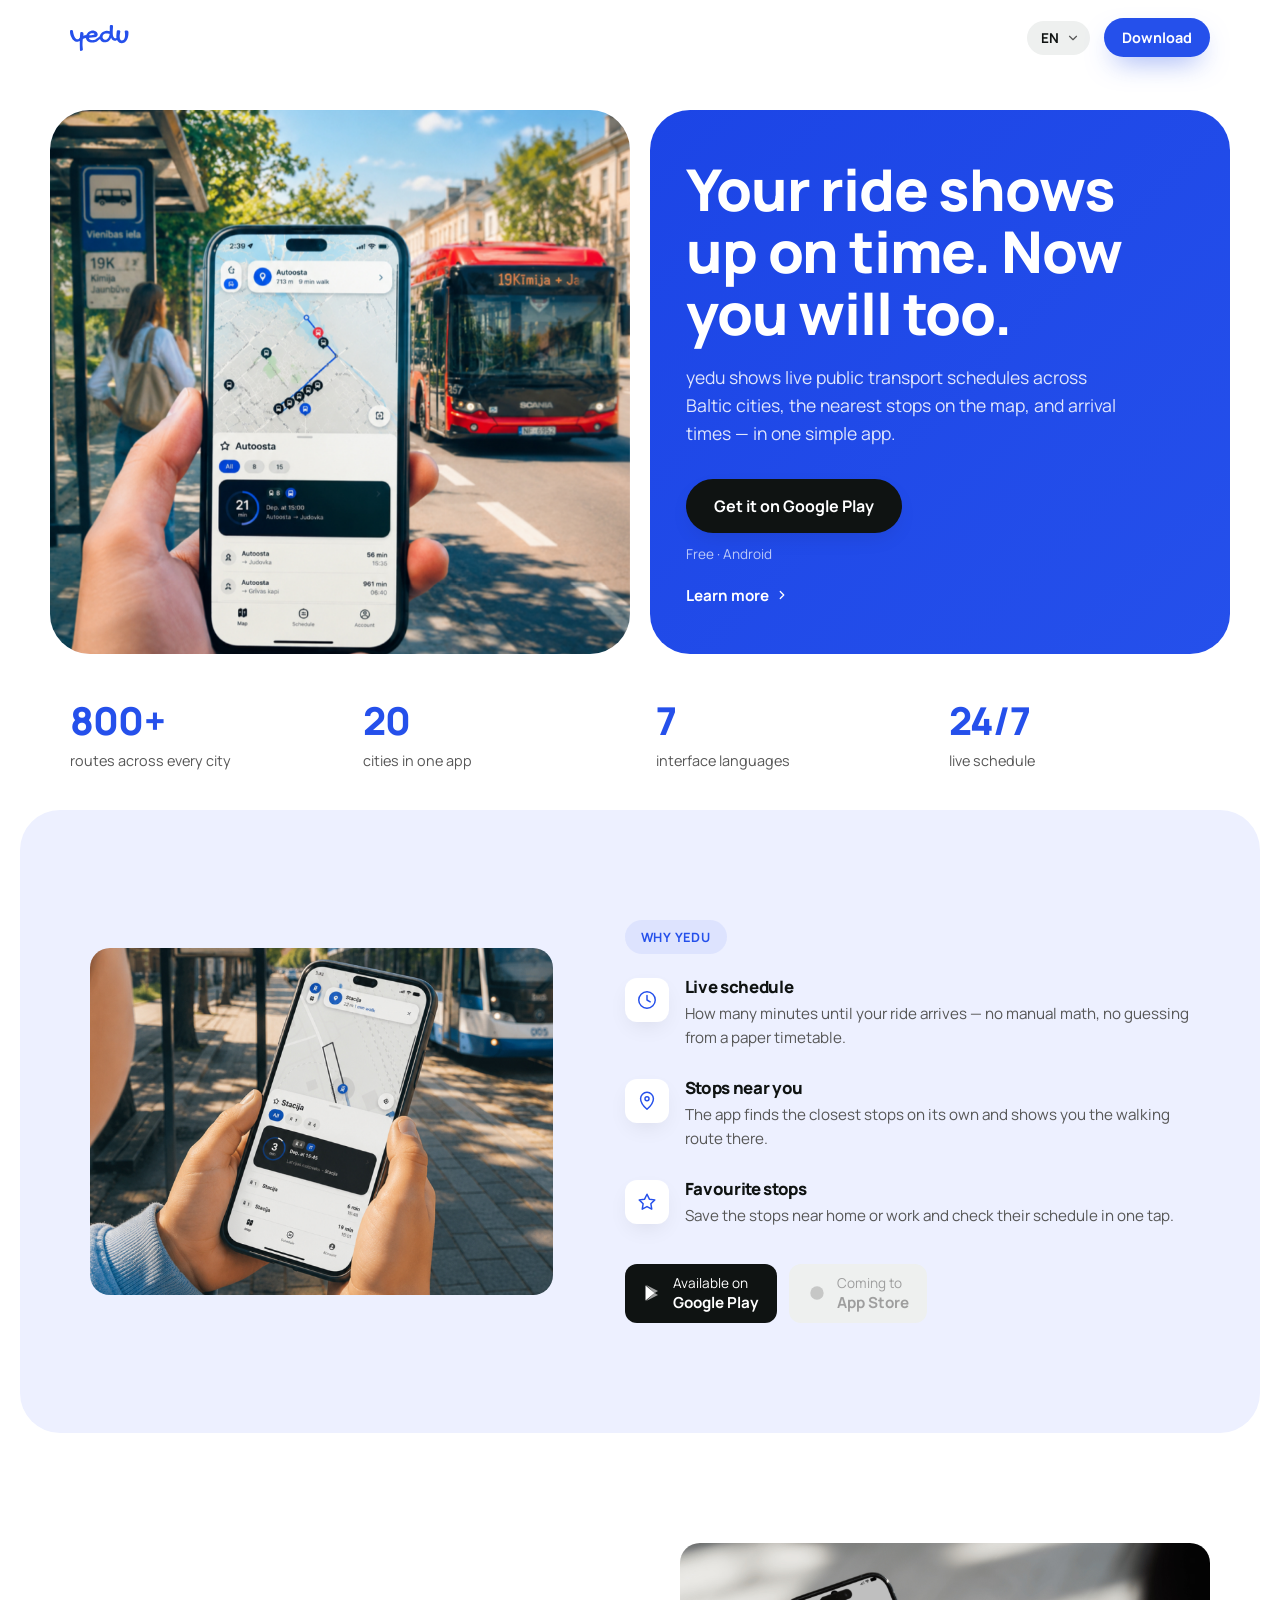
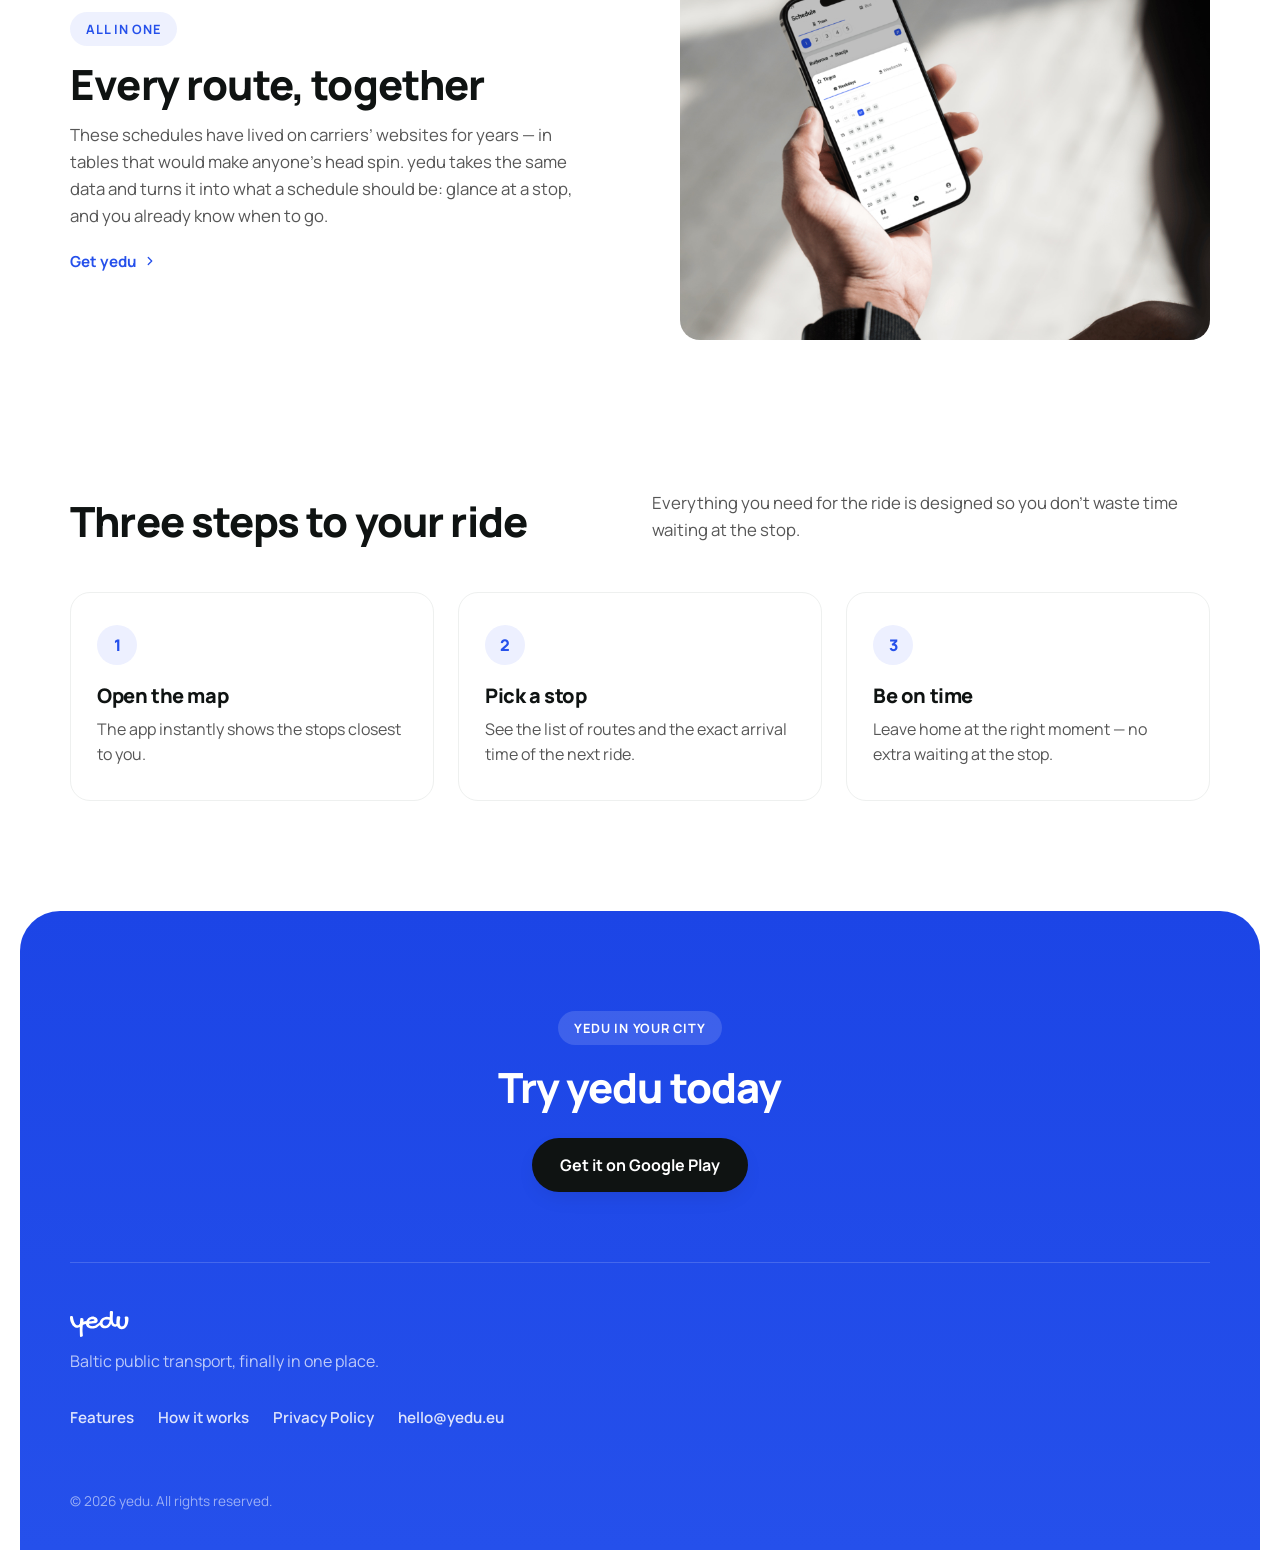
<file: index.html>
<!DOCTYPE html>
<html lang="en">
<head>
<meta charset="UTF-8">
<meta name="viewport" content="width=device-width, initial-scale=1.0">
<title data-i18n="meta.title">yedu — public transport in the Baltics</title>
<meta name="description" content="yedu shows live public transport schedules across Baltic cities, nearby stops on the map, and arrival times." data-i18n-content="meta.description">
<link rel="icon" type="image/svg+xml" href="assets/favicon.svg">
<link rel="icon" type="image/png" sizes="32x32" href="assets/favicon-32.png">
<link rel="icon" type="image/png" sizes="16x16" href="assets/favicon-16.png">
<link rel="apple-touch-icon" href="assets/apple-touch-icon.png">
<link rel="preconnect" href="https://fonts.googleapis.com">
<link rel="preconnect" href="https://fonts.gstatic.com" crossorigin>
<link href="https://fonts.googleapis.com/css2?family=Manrope:wght@500;600;700;800&display=swap" rel="stylesheet">
<link rel="stylesheet" href="css/style.css">
<noscript><style>.reveal { opacity: 1 !important; transform: none !important; }</style></noscript>
</head>
<body>

<nav class="nav">
  <div class="container">
    <a href="#" class="logo">
      <svg class="logo-svg" viewBox="0 0 306 136" fill="none" xmlns="http://www.w3.org/2000/svg"><path d="M259.851 60.2639C259.851 66.7973 260.851 71.8437 262.85 75.403C264.849 78.9622 267.75 80.7419 271.553 80.7419C273.942 80.7419 276.136 80.0349 278.135 78.6209C280.183 77.207 281.938 75.2323 283.401 72.6969C284.864 70.1616 285.985 67.163 286.765 63.7012C287.594 60.1907 288.009 56.3877 288.009 52.2921C288.009 49.8054 287.911 47.6601 287.716 45.8561C287.521 44.0033 287.302 42.37 287.058 40.956C286.863 39.4933 286.668 38.2012 286.473 37.0798C286.278 35.9584 286.18 34.8858 286.18 33.8619C286.18 32.3016 286.838 31.1802 288.155 30.4976C289.471 29.7663 291.568 29.4006 294.445 29.4006C298.101 29.4006 300.929 30.2294 302.928 31.8872C304.976 33.5449 306 35.9584 306 39.1276C306 47.7576 305.147 55.51 303.44 62.3848C301.783 69.2596 299.369 75.1104 296.2 79.9374C293.079 84.7156 289.276 88.3967 284.791 90.9809C280.305 93.565 275.283 94.8571 269.725 94.8571C265.775 94.8571 262.119 94.0282 258.754 92.3705C255.439 90.7615 252.562 88.4943 250.124 85.5688C247.735 82.5946 245.858 79.0841 244.493 75.0373C243.128 70.9417 242.445 66.456 242.445 61.5803C242.445 59.7275 242.494 57.7529 242.591 55.6563C242.689 53.5598 242.835 51.3169 243.03 48.9278C243.225 46.49 243.469 43.8571 243.761 41.0292C244.103 38.2012 244.468 35.1295 244.859 31.8141C245.005 30.4001 245.663 29.2787 246.833 28.4498C248.052 27.5722 249.588 27.1334 251.441 27.1334C253.098 27.1334 254.659 27.304 256.121 27.6453C257.584 27.9866 258.827 28.4498 259.851 29.0349C260.924 29.62 261.753 30.3026 262.338 31.0827C262.972 31.8628 263.289 32.6917 263.289 33.5693C263.289 34.4469 263.094 35.8365 262.704 37.738C262.362 39.5908 261.972 41.7361 261.533 44.174C261.143 46.5631 260.753 49.1716 260.363 51.9995C260.022 54.7787 259.851 57.5335 259.851 60.2639Z" fill="currentColor"/><path d="M205.658 32.6917C205.853 32.7892 206.145 32.838 206.535 32.838C207.608 32.838 208.144 32.131 208.144 30.717V7.9718C208.144 5.09512 208.778 3.04732 210.046 1.82839C211.362 0.609465 213.532 0 216.555 0C219.627 0 221.796 0.633843 223.064 1.90153C224.332 3.16922 224.966 5.33891 224.966 8.41061C224.966 9.58078 224.892 11.3117 224.746 13.6033C224.6 15.8461 224.429 18.4058 224.234 21.2825C224.088 24.1592 223.942 27.2553 223.795 30.5707C223.649 33.8375 223.576 37.0798 223.576 40.2978C223.576 45.271 223.917 49.5617 224.6 53.1697C225.283 56.7777 226.258 59.7763 227.525 62.1654C228.793 64.5057 230.304 66.261 232.06 67.4312C233.815 68.5526 235.79 69.1133 237.984 69.1133C239.203 69.1133 240.3 68.967 241.275 68.6745C242.299 68.3332 243.493 68.1625 244.859 68.1625C245.834 68.1625 246.638 68.6745 247.272 69.6984C247.955 70.6735 248.296 71.8681 248.296 73.282C248.296 74.5497 247.906 75.7443 247.126 76.8657C246.394 77.9871 245.37 78.9622 244.054 79.7911C242.786 80.62 241.299 81.2782 239.593 81.7658C237.886 82.2046 236.107 82.424 234.254 82.424C230.256 82.424 226.599 81.2051 223.283 78.7672C219.968 76.2806 217.481 72.5019 215.824 67.4312C215.677 66.6511 215.434 66.261 215.092 66.261C214.702 66.261 214.385 66.6511 214.141 67.4312C212.825 70.9904 211.094 74.2084 208.949 77.0851C206.852 79.913 204.39 82.3509 201.562 84.3987C198.783 86.3977 195.711 87.9336 192.347 89.0062C189.032 90.0789 185.521 90.6152 181.815 90.6152C177.915 90.6152 174.331 89.957 171.065 88.6405C167.847 87.3728 165.067 85.5932 162.727 83.3016C160.387 80.9613 158.558 78.2309 157.242 75.1104C155.925 71.9412 155.267 68.5282 155.267 64.8714C155.267 60.1907 156.242 55.7782 158.193 51.6338C160.143 47.4895 162.776 43.8815 166.091 40.8098C169.456 37.6893 173.356 35.2271 177.793 33.423C182.23 31.619 186.959 30.717 191.981 30.717C194.029 30.717 196.199 30.8877 198.49 31.229C200.782 31.5215 203.171 32.0091 205.658 32.6917ZM184.668 77.4508C187.447 77.4508 189.909 76.8413 192.054 75.6224C194.249 74.4034 196.174 72.8676 197.832 71.0148C199.539 69.1133 200.977 67.0411 202.147 64.7983C203.317 62.5067 204.268 60.2882 205 58.1429C205.731 55.9976 206.267 54.0717 206.609 52.3652C206.95 50.6587 207.12 49.4398 207.12 48.7084C207.12 48.1721 206.974 47.7089 206.682 47.3188C206.389 46.88 205.95 46.5387 205.365 46.2949C204.049 45.9536 202.684 45.6611 201.27 45.4173C199.856 45.1248 198.466 44.881 197.101 44.6859C195.736 44.4909 194.419 44.3446 193.152 44.2471C191.933 44.1496 190.811 44.1009 189.787 44.1009C186.862 44.1009 184.205 44.5397 181.815 45.4173C179.426 46.2949 177.379 47.5382 175.672 49.1472C174.014 50.7562 172.722 52.6821 171.796 54.925C170.87 57.119 170.406 59.5325 170.406 62.1654C170.406 64.5057 170.748 66.6267 171.43 68.5282C172.162 70.381 173.137 71.9656 174.356 73.282C175.623 74.5985 177.135 75.6224 178.89 76.3537C180.645 77.0851 182.571 77.4508 184.668 77.4508Z" fill="currentColor"/><path d="M156.569 58.9035C157.983 57.6846 159.373 57.0751 160.738 57.0751C161.518 57.0751 162.225 57.2702 162.859 57.6602C163.493 58.0503 164.2 58.6598 164.98 59.4886C165.711 60.61 166.223 61.5364 166.515 62.2678C166.857 62.9504 167.027 63.633 167.027 64.3156C167.027 65.7783 166.296 67.1679 164.833 68.4843C162.493 70.4346 144.979 83.4235 142.249 84.9837C139.519 86.4952 136.666 87.7873 133.692 88.8599C130.718 89.9326 127.646 90.7371 124.477 91.2734C121.308 91.8585 118.163 92.1511 115.043 92.1511C111.093 92.1511 107.388 91.6391 103.926 90.6152C100.464 89.6401 97.3681 88.2261 94.6377 86.3733C91.956 84.5206 89.6888 82.3021 87.836 79.718C85.9833 77.0851 84.6668 74.1353 83.8867 70.8685C83.4479 69.5033 83.0335 68.6257 82.6434 68.2357C82.3021 67.7968 81.717 67.5774 80.8881 67.5774C79.0841 67.5774 77.6946 67.1386 76.7194 66.261C75.7443 65.3834 75.2567 64.1157 75.2567 62.4579C75.2567 61.7753 75.3054 61.3365 75.403 61.1415L75.5492 59.6788C75.793 57.9235 76.2562 56.6558 76.9388 55.8757C77.6702 55.0956 78.7916 54.7055 80.3031 54.7055H81.4001C83.4479 54.7055 84.8862 53.7548 85.7151 51.8533C87.2266 48.489 89.1525 45.4173 91.4928 42.6381C93.8332 39.859 96.4661 37.4943 99.3915 35.544C102.317 33.5449 105.437 32.0091 108.753 30.9364C112.117 29.815 115.53 29.2543 118.992 29.2543C122.6 29.2543 125.964 29.7906 129.085 30.8633C132.254 31.8872 135.009 33.3255 137.349 35.1783C139.689 37.0311 141.518 39.2008 142.834 41.6874C144.199 44.174 144.882 46.8556 144.882 49.7323C144.882 51.7314 144.492 53.5598 143.712 55.2175C142.932 56.8752 141.81 58.338 140.348 59.6056C138.885 60.8246 137.105 61.8241 135.009 62.6042C132.961 63.3843 130.62 63.8963 127.988 64.1401L102.609 66.6998C101.634 66.6998 100.83 66.9436 100.196 67.4312C99.6109 67.9187 99.3184 68.577 99.3184 69.4058C99.3184 70.6735 99.7815 71.8924 100.708 73.0626C101.683 74.2328 102.951 75.2811 104.511 76.2075C106.12 77.0851 107.948 77.7921 109.996 78.3284C112.093 78.8647 114.238 79.1329 116.432 79.1329C118.529 79.1329 120.674 78.9379 122.868 78.5478C125.111 78.109 127.305 77.4995 129.45 76.7194C131.644 75.9393 133.765 75.0129 135.813 73.9402C137.861 72.8188 154.765 60.3175 156.569 58.9035ZM125.282 51.2682C126.013 51.1219 126.647 50.7806 127.183 50.2443C127.719 49.6592 127.988 48.9522 127.988 48.1233C127.988 47.392 127.719 46.7094 127.183 46.0755C126.647 45.4417 125.915 44.881 124.989 44.3934C124.063 43.8571 122.99 43.4426 121.771 43.1501C120.552 42.8576 119.26 42.7113 117.895 42.7113C115.896 42.7113 113.848 43.0038 111.751 43.5889C109.655 44.174 107.753 44.9541 106.047 45.9293C104.34 46.8556 102.951 47.9039 101.878 49.0741C100.805 50.1955 100.269 51.3169 100.269 52.4383C100.269 53.5598 100.952 54.1205 102.317 54.1205C103.146 54.1205 104.487 54.0229 106.339 53.8279C108.192 53.6329 110.24 53.4135 112.483 53.1697C114.726 52.8772 116.993 52.5602 119.284 52.2189C121.576 51.8776 123.575 51.5607 125.282 51.2682Z" fill="currentColor"/><path d="M36.1291 88.1286C33.2036 88.1286 30.2782 87.4216 27.3528 86.0076C24.4273 84.5449 21.6238 82.5703 18.9422 80.0837C16.2605 77.597 13.7739 74.6716 11.4823 71.3074C9.19073 67.8944 7.19168 64.2376 5.48518 60.337C3.77868 56.3877 2.43786 52.2677 1.46272 47.9771C0.487572 43.6864 0 39.3958 0 35.1052C0 31.7897 0.6826 29.425 2.0478 28.011C3.413 26.5483 5.63145 25.8169 8.70315 25.8169C12.555 25.8169 14.7003 27.4015 15.1391 30.5707C16.0167 37.2992 17.2357 43.3695 18.7959 48.7815C20.3561 54.1936 22.1845 58.8011 24.2811 62.6042C26.4264 66.4073 28.7911 69.3327 31.3752 71.3805C34.0081 73.4283 36.7873 74.4522 39.7127 74.4522C41.8093 74.4522 43.7839 73.9402 45.6367 72.9163C47.4895 71.8437 49.0985 70.3566 50.4637 68.4551C50.9512 67.7237 51.2682 67.0167 51.4144 66.3341C51.6095 65.6515 51.7557 64.8714 51.8533 63.9938C52.097 60.532 52.3652 57.1434 52.6577 53.8279C52.999 50.4637 53.316 47.0994 53.6085 43.7352C53.706 42.2725 53.9011 41.0779 54.1936 40.1515C54.4861 39.2251 54.925 38.4938 55.51 37.9575C56.0951 37.4211 56.8509 37.0554 57.7772 36.8604C58.7524 36.6654 59.9713 36.5679 61.434 36.5679C63.0918 36.5679 64.5057 36.8117 65.6759 37.2992C66.8461 37.738 67.7968 38.4938 68.5282 39.5664C69.2596 40.5903 69.7715 41.9555 70.0641 43.662C70.4054 45.3198 70.576 47.392 70.576 49.8786C70.576 52.0239 70.4054 53.9011 70.0641 55.51C69.7715 57.0703 69.4058 58.5574 68.967 59.9713C68.577 61.3365 68.1869 62.7017 67.7968 64.0669C67.4555 65.3834 67.2361 66.8461 67.1386 68.4551C66.8948 72.5019 66.6754 76.0124 66.4804 78.9866C66.2854 81.912 66.1147 84.423 65.9685 86.5196C65.8709 88.6162 65.7734 90.4202 65.6759 91.9316C65.6272 93.4431 65.5784 94.7839 65.5296 95.9541C65.4809 97.173 65.4565 98.3188 65.4565 99.3915C65.4565 100.464 65.4565 101.634 65.4565 102.902C65.4565 105.194 65.554 107.68 65.749 110.362C65.9441 113.092 66.1391 115.701 66.3341 118.187C66.5779 120.674 66.7973 122.868 66.9924 124.77C67.1874 126.671 67.2849 127.988 67.2849 128.719C67.2849 129.645 66.9924 130.523 66.4073 131.352C65.8222 132.181 65.0421 132.912 64.0669 133.546C63.0918 134.18 61.946 134.667 60.6295 135.009C59.3131 135.399 57.9235 135.594 56.4608 135.594C55.1931 135.594 54.1692 135.155 53.3891 134.277C52.6577 133.448 52.2433 132.327 52.1458 130.913C51.9995 129.06 51.8776 126.793 51.7801 124.111C51.6826 121.478 51.5851 118.651 51.4876 115.628C51.3901 112.653 51.3169 109.606 51.2682 106.486C51.2682 103.414 51.2438 100.537 51.195 97.8556C51.1463 95.2228 51.1219 92.9068 51.1219 90.9077C51.1219 88.9087 51.1219 87.4704 51.1219 86.5927C51.1219 85.7151 51.0244 85.1056 50.8293 84.7643C50.6343 84.3743 50.2686 84.1793 49.7323 84.1793C49.4398 84.1793 49.0497 84.2768 48.5621 84.4718C48.0746 84.6181 47.5139 84.8862 46.88 85.2763C45.1735 86.3002 43.4426 87.0315 41.6874 87.4704C39.9321 87.9092 38.0793 88.1286 36.1291 88.1286Z" fill="currentColor"/><path d="M52.012 67.9547C56.4889 63.3333 68.6476 53.2393 86.464 54.3083C90.1798 54.5313 93.011 57.724 92.7881 61.4398C92.5651 65.1556 89.3724 67.9875 85.6566 67.7646C73.5166 67.0362 64.9554 73.9674 61.6937 77.3344C59.1037 80.0077 54.8369 80.0755 52.1633 77.4858C49.4897 74.8957 49.4219 70.6284 52.012 67.9547Z" fill="currentColor"/></svg>
    </a>
    <div class="nav-right">
      <select class="lang-switch" aria-label="Language">
        <option value="en">EN</option>
        <option value="lv">LV</option>
        <option value="ru">RU</option>
        <option value="uk">UK</option>
        <option value="pl">PL</option>
        <option value="lt">LT</option>
        <option value="et">ET</option>
      </select>
      <a href="https://play.google.com/store/apps/details?id=com.yedu" target="_blank" rel="noopener" class="btn btn-accent btn-small" data-i18n="nav.download">Download</a>
    </div>
  </div>
</nav>

<header class="hero">
  <div class="hero-grid">
    <div class="hero-panel hero-panel-image">
      <img class="hero-photo" src="assets/hero-phone.jpg" alt="yedu running on a phone" data-i18n-alt="hero.photoAlt" data-parallax="-0.05">
    </div>
    <div class="hero-panel hero-panel-color">
      <h1 data-i18n="hero.title">Your ride shows up on time. Now you will too.</h1>
      <p class="lead" data-i18n="hero.lead">
        yedu shows live public transport schedules across Baltic cities, the nearest stops on
        the map, and arrival times — in one simple app.
      </p>
      <div class="hero-ctas">
        <a href="https://play.google.com/store/apps/details?id=com.yedu" target="_blank" rel="noopener" class="btn btn-primary" data-i18n="hero.ctaPrimary">Get it on Google Play</a>
        <span class="hero-note" data-i18n="hero.ctaNote">Free · Android</span>
      </div>
      <a href="#features" class="chip-link">
        <span data-i18n="hero.ctaMore">Learn more</span>
        <svg viewBox="0 0 24 24" fill="none" xmlns="http://www.w3.org/2000/svg"><path d="M9 6l6 6-6 6" stroke="currentColor" stroke-width="2.2" stroke-linecap="round" stroke-linejoin="round"/></svg>
      </a>
    </div>
  </div>
</header>

<section class="stats">
  <div class="container">
    <div>
      <div class="stat-num" data-i18n="stats.0.num">800+</div>
      <div class="stat-label" data-i18n="stats.0.label">routes across every city</div>
    </div>
    <div>
      <div class="stat-num" data-i18n="stats.1.num">20</div>
      <div class="stat-label" data-i18n="stats.1.label">cities in one app</div>
    </div>
    <div>
      <div class="stat-num" data-i18n="stats.2.num">7</div>
      <div class="stat-label" data-i18n="stats.2.label">interface languages</div>
    </div>
    <div>
      <div class="stat-num" data-i18n="stats.3.num">24/7</div>
      <div class="stat-label" data-i18n="stats.3.label">live schedule</div>
    </div>
  </div>
</section>

<section class="why" id="features">
  <div class="container why-grid">
    <div class="why-visual reveal">
      <img class="why-photo" src="assets/why-phone.jpg" alt="yedu — map and nearby stops" data-i18n-alt="why.photoAlt">
    </div>
    <div class="why-copy">
      <span class="eyebrow" data-i18n="why.eyebrow">Why yedu</span>
      <div class="why-list">
        <div class="why-item reveal">
          <div class="why-icon">
            <svg viewBox="0 0 24 24" fill="none" xmlns="http://www.w3.org/2000/svg">
              <circle cx="12" cy="12" r="9" stroke="currentColor" stroke-width="1.6"/>
              <path d="M12 7v5l3.5 2" stroke="currentColor" stroke-width="1.6" stroke-linecap="round" stroke-linejoin="round"/>
            </svg>
          </div>
          <div>
            <h3 data-i18n="why.items.0.title">Live schedule</h3>
            <p data-i18n="why.items.0.body">How many minutes until your ride arrives — no manual math, no guessing from a paper timetable.</p>
          </div>
        </div>
        <div class="why-item reveal">
          <div class="why-icon">
            <svg viewBox="0 0 24 24" fill="none" xmlns="http://www.w3.org/2000/svg">
              <path d="M12 21s7-6.1 7-11.5A7 7 0 0 0 5 9.5C5 14.9 12 21 12 21z" stroke="currentColor" stroke-width="1.6" stroke-linejoin="round"/>
              <circle cx="12" cy="9.5" r="2.2" stroke="currentColor" stroke-width="1.6"/>
            </svg>
          </div>
          <div>
            <h3 data-i18n="why.items.1.title">Stops near you</h3>
            <p data-i18n="why.items.1.body">The app finds the closest stops on its own and shows you the walking route there.</p>
          </div>
        </div>
        <div class="why-item reveal">
          <div class="why-icon">
            <svg viewBox="0 0 24 24" fill="none" xmlns="http://www.w3.org/2000/svg">
              <path d="M12 3.5l2.6 5.4 5.9.8-4.3 4.2 1 5.9-5.2-2.8-5.2 2.8 1-5.9-4.3-4.2 5.9-.8L12 3.5z" stroke="currentColor" stroke-width="1.6" stroke-linejoin="round"/>
            </svg>
          </div>
          <div>
            <h3 data-i18n="why.items.2.title">Favourite stops</h3>
            <p data-i18n="why.items.2.body">Save the stops near home or work and check their schedule in one tap.</p>
          </div>
        </div>
      </div>
      <div class="store-badges">
        <a href="https://play.google.com/store/apps/details?id=com.yedu" target="_blank" rel="noopener" class="store-badge">
          <svg viewBox="0 0 24 24" fill="currentColor" xmlns="http://www.w3.org/2000/svg"><path d="M3 3l11 9-11 9V3z"/><path d="M14 12l4-2.3L3.2 2 14 12z" opacity="0.6"/><path d="M14 12l4 2.3L3.2 22 14 12z" opacity="0.6"/></svg>
          <span><span data-i18n="why.storeAvailable">Available on</span><br><strong data-i18n="why.storeGoogle">Google Play</strong></span>
        </a>
        <span class="store-badge disabled">
          <svg viewBox="0 0 24 24" fill="currentColor" xmlns="http://www.w3.org/2000/svg"><path d="M12 4a8 8 0 100 16 8 8 0 000-16z" opacity="0.5"/></svg>
          <span><span data-i18n="why.storeSoon">Coming to</span><br><strong data-i18n="why.storeApple">App Store</strong></span>
        </span>
      </div>
    </div>
  </div>
</section>

<section class="feature-single">
  <div class="container feature-row reveal">
    <div class="feature-copy">
      <span class="eyebrow" data-i18n="feature.eyebrow">All in one</span>
      <h2 data-i18n="feature.title">Every route, together</h2>
      <p data-i18n="feature.body">
        These schedules have lived on carriers' websites for years — in tables that would make
        anyone's head spin. yedu takes the same data and turns it into what a schedule should be:
        glance at a stop, and you already know when to go.
      </p>
      <a href="https://play.google.com/store/apps/details?id=com.yedu" target="_blank" rel="noopener" class="chip-link on-light">
        <span data-i18n="feature.cta">Get yedu</span>
        <svg viewBox="0 0 24 24" fill="none" xmlns="http://www.w3.org/2000/svg"><path d="M9 6l6 6-6 6" stroke="currentColor" stroke-width="2.2" stroke-linecap="round" stroke-linejoin="round"/></svg>
      </a>
    </div>
    <div class="feature-visual">
      <img class="feature-photo" src="assets/transport-phone.jpg" alt="yedu — switching between tram and bus" data-i18n-alt="feature.photoAlt">
    </div>
  </div>
</section>

<section class="security" id="how">
  <div class="container">
    <div class="security-head reveal">
      <h2 data-i18n="steps.title">Three steps to your ride</h2>
      <p data-i18n="steps.lead">Everything you need for the ride is designed so you don't waste time waiting at the stop.</p>
    </div>
    <div class="steps">
      <div class="step reveal">
        <div class="step-num">1</div>
        <h3 data-i18n="steps.items.0.title">Open the map</h3>
        <p data-i18n="steps.items.0.body">The app instantly shows the stops closest to you.</p>
      </div>
      <div class="step reveal">
        <div class="step-num">2</div>
        <h3 data-i18n="steps.items.1.title">Pick a stop</h3>
        <p data-i18n="steps.items.1.body">See the list of routes and the exact arrival time of the next ride.</p>
      </div>
      <div class="step reveal">
        <div class="step-num">3</div>
        <h3 data-i18n="steps.items.2.title">Be on time</h3>
        <p data-i18n="steps.items.2.body">Leave home at the right moment — no extra waiting at the stop.</p>
      </div>
    </div>
  </div>
</section>

<div class="cta-footer" id="download">
  <section class="cta-banner reveal">
    <div class="container">
      <span class="eyebrow" data-i18n="ctaBanner.eyebrow">yedu in your city</span>
      <h2 data-i18n="ctaBanner.title">Try yedu today</h2>
      <a href="https://play.google.com/store/apps/details?id=com.yedu" target="_blank" rel="noopener" class="btn btn-primary" data-i18n="ctaBanner.button">Get it on Google Play</a>
    </div>
  </section>

  <footer>
    <div class="container">
      <div class="footer-top">
        <div class="footer-brand">
          <a href="#" class="logo">
            <svg class="logo-svg" viewBox="0 0 306 136" fill="none" xmlns="http://www.w3.org/2000/svg"><path d="M259.851 60.2639C259.851 66.7973 260.851 71.8437 262.85 75.403C264.849 78.9622 267.75 80.7419 271.553 80.7419C273.942 80.7419 276.136 80.0349 278.135 78.6209C280.183 77.207 281.938 75.2323 283.401 72.6969C284.864 70.1616 285.985 67.163 286.765 63.7012C287.594 60.1907 288.009 56.3877 288.009 52.2921C288.009 49.8054 287.911 47.6601 287.716 45.8561C287.521 44.0033 287.302 42.37 287.058 40.956C286.863 39.4933 286.668 38.2012 286.473 37.0798C286.278 35.9584 286.18 34.8858 286.18 33.8619C286.18 32.3016 286.838 31.1802 288.155 30.4976C289.471 29.7663 291.568 29.4006 294.445 29.4006C298.101 29.4006 300.929 30.2294 302.928 31.8872C304.976 33.5449 306 35.9584 306 39.1276C306 47.7576 305.147 55.51 303.44 62.3848C301.783 69.2596 299.369 75.1104 296.2 79.9374C293.079 84.7156 289.276 88.3967 284.791 90.9809C280.305 93.565 275.283 94.8571 269.725 94.8571C265.775 94.8571 262.119 94.0282 258.754 92.3705C255.439 90.7615 252.562 88.4943 250.124 85.5688C247.735 82.5946 245.858 79.0841 244.493 75.0373C243.128 70.9417 242.445 66.456 242.445 61.5803C242.445 59.7275 242.494 57.7529 242.591 55.6563C242.689 53.5598 242.835 51.3169 243.03 48.9278C243.225 46.49 243.469 43.8571 243.761 41.0292C244.103 38.2012 244.468 35.1295 244.859 31.8141C245.005 30.4001 245.663 29.2787 246.833 28.4498C248.052 27.5722 249.588 27.1334 251.441 27.1334C253.098 27.1334 254.659 27.304 256.121 27.6453C257.584 27.9866 258.827 28.4498 259.851 29.0349C260.924 29.62 261.753 30.3026 262.338 31.0827C262.972 31.8628 263.289 32.6917 263.289 33.5693C263.289 34.4469 263.094 35.8365 262.704 37.738C262.362 39.5908 261.972 41.7361 261.533 44.174C261.143 46.5631 260.753 49.1716 260.363 51.9995C260.022 54.7787 259.851 57.5335 259.851 60.2639Z" fill="currentColor"/><path d="M205.658 32.6917C205.853 32.7892 206.145 32.838 206.535 32.838C207.608 32.838 208.144 32.131 208.144 30.717V7.9718C208.144 5.09512 208.778 3.04732 210.046 1.82839C211.362 0.609465 213.532 0 216.555 0C219.627 0 221.796 0.633843 223.064 1.90153C224.332 3.16922 224.966 5.33891 224.966 8.41061C224.966 9.58078 224.892 11.3117 224.746 13.6033C224.6 15.8461 224.429 18.4058 224.234 21.2825C224.088 24.1592 223.942 27.2553 223.795 30.5707C223.649 33.8375 223.576 37.0798 223.576 40.2978C223.576 45.271 223.917 49.5617 224.6 53.1697C225.283 56.7777 226.258 59.7763 227.525 62.1654C228.793 64.5057 230.304 66.261 232.06 67.4312C233.815 68.5526 235.79 69.1133 237.984 69.1133C239.203 69.1133 240.3 68.967 241.275 68.6745C242.299 68.3332 243.493 68.1625 244.859 68.1625C245.834 68.1625 246.638 68.6745 247.272 69.6984C247.955 70.6735 248.296 71.8681 248.296 73.282C248.296 74.5497 247.906 75.7443 247.126 76.8657C246.394 77.9871 245.37 78.9622 244.054 79.7911C242.786 80.62 241.299 81.2782 239.593 81.7658C237.886 82.2046 236.107 82.424 234.254 82.424C230.256 82.424 226.599 81.2051 223.283 78.7672C219.968 76.2806 217.481 72.5019 215.824 67.4312C215.677 66.6511 215.434 66.261 215.092 66.261C214.702 66.261 214.385 66.6511 214.141 67.4312C212.825 70.9904 211.094 74.2084 208.949 77.0851C206.852 79.913 204.39 82.3509 201.562 84.3987C198.783 86.3977 195.711 87.9336 192.347 89.0062C189.032 90.0789 185.521 90.6152 181.815 90.6152C177.915 90.6152 174.331 89.957 171.065 88.6405C167.847 87.3728 165.067 85.5932 162.727 83.3016C160.387 80.9613 158.558 78.2309 157.242 75.1104C155.925 71.9412 155.267 68.5282 155.267 64.8714C155.267 60.1907 156.242 55.7782 158.193 51.6338C160.143 47.4895 162.776 43.8815 166.091 40.8098C169.456 37.6893 173.356 35.2271 177.793 33.423C182.23 31.619 186.959 30.717 191.981 30.717C194.029 30.717 196.199 30.8877 198.49 31.229C200.782 31.5215 203.171 32.0091 205.658 32.6917ZM184.668 77.4508C187.447 77.4508 189.909 76.8413 192.054 75.6224C194.249 74.4034 196.174 72.8676 197.832 71.0148C199.539 69.1133 200.977 67.0411 202.147 64.7983C203.317 62.5067 204.268 60.2882 205 58.1429C205.731 55.9976 206.267 54.0717 206.609 52.3652C206.95 50.6587 207.12 49.4398 207.12 48.7084C207.12 48.1721 206.974 47.7089 206.682 47.3188C206.389 46.88 205.95 46.5387 205.365 46.2949C204.049 45.9536 202.684 45.6611 201.27 45.4173C199.856 45.1248 198.466 44.881 197.101 44.6859C195.736 44.4909 194.419 44.3446 193.152 44.2471C191.933 44.1496 190.811 44.1009 189.787 44.1009C186.862 44.1009 184.205 44.5397 181.815 45.4173C179.426 46.2949 177.379 47.5382 175.672 49.1472C174.014 50.7562 172.722 52.6821 171.796 54.925C170.87 57.119 170.406 59.5325 170.406 62.1654C170.406 64.5057 170.748 66.6267 171.43 68.5282C172.162 70.381 173.137 71.9656 174.356 73.282C175.623 74.5985 177.135 75.6224 178.89 76.3537C180.645 77.0851 182.571 77.4508 184.668 77.4508Z" fill="currentColor"/><path d="M156.569 58.9035C157.983 57.6846 159.373 57.0751 160.738 57.0751C161.518 57.0751 162.225 57.2702 162.859 57.6602C163.493 58.0503 164.2 58.6598 164.98 59.4886C165.711 60.61 166.223 61.5364 166.515 62.2678C166.857 62.9504 167.027 63.633 167.027 64.3156C167.027 65.7783 166.296 67.1679 164.833 68.4843C162.493 70.4346 144.979 83.4235 142.249 84.9837C139.519 86.4952 136.666 87.7873 133.692 88.8599C130.718 89.9326 127.646 90.7371 124.477 91.2734C121.308 91.8585 118.163 92.1511 115.043 92.1511C111.093 92.1511 107.388 91.6391 103.926 90.6152C100.464 89.6401 97.3681 88.2261 94.6377 86.3733C91.956 84.5206 89.6888 82.3021 87.836 79.718C85.9833 77.0851 84.6668 74.1353 83.8867 70.8685C83.4479 69.5033 83.0335 68.6257 82.6434 68.2357C82.3021 67.7968 81.717 67.5774 80.8881 67.5774C79.0841 67.5774 77.6946 67.1386 76.7194 66.261C75.7443 65.3834 75.2567 64.1157 75.2567 62.4579C75.2567 61.7753 75.3054 61.3365 75.403 61.1415L75.5492 59.6788C75.793 57.9235 76.2562 56.6558 76.9388 55.8757C77.6702 55.0956 78.7916 54.7055 80.3031 54.7055H81.4001C83.4479 54.7055 84.8862 53.7548 85.7151 51.8533C87.2266 48.489 89.1525 45.4173 91.4928 42.6381C93.8332 39.859 96.4661 37.4943 99.3915 35.544C102.317 33.5449 105.437 32.0091 108.753 30.9364C112.117 29.815 115.53 29.2543 118.992 29.2543C122.6 29.2543 125.964 29.7906 129.085 30.8633C132.254 31.8872 135.009 33.3255 137.349 35.1783C139.689 37.0311 141.518 39.2008 142.834 41.6874C144.199 44.174 144.882 46.8556 144.882 49.7323C144.882 51.7314 144.492 53.5598 143.712 55.2175C142.932 56.8752 141.81 58.338 140.348 59.6056C138.885 60.8246 137.105 61.8241 135.009 62.6042C132.961 63.3843 130.62 63.8963 127.988 64.1401L102.609 66.6998C101.634 66.6998 100.83 66.9436 100.196 67.4312C99.6109 67.9187 99.3184 68.577 99.3184 69.4058C99.3184 70.6735 99.7815 71.8924 100.708 73.0626C101.683 74.2328 102.951 75.2811 104.511 76.2075C106.12 77.0851 107.948 77.7921 109.996 78.3284C112.093 78.8647 114.238 79.1329 116.432 79.1329C118.529 79.1329 120.674 78.9379 122.868 78.5478C125.111 78.109 127.305 77.4995 129.45 76.7194C131.644 75.9393 133.765 75.0129 135.813 73.9402C137.861 72.8188 154.765 60.3175 156.569 58.9035ZM125.282 51.2682C126.013 51.1219 126.647 50.7806 127.183 50.2443C127.719 49.6592 127.988 48.9522 127.988 48.1233C127.988 47.392 127.719 46.7094 127.183 46.0755C126.647 45.4417 125.915 44.881 124.989 44.3934C124.063 43.8571 122.99 43.4426 121.771 43.1501C120.552 42.8576 119.26 42.7113 117.895 42.7113C115.896 42.7113 113.848 43.0038 111.751 43.5889C109.655 44.174 107.753 44.9541 106.047 45.9293C104.34 46.8556 102.951 47.9039 101.878 49.0741C100.805 50.1955 100.269 51.3169 100.269 52.4383C100.269 53.5598 100.952 54.1205 102.317 54.1205C103.146 54.1205 104.487 54.0229 106.339 53.8279C108.192 53.6329 110.24 53.4135 112.483 53.1697C114.726 52.8772 116.993 52.5602 119.284 52.2189C121.576 51.8776 123.575 51.5607 125.282 51.2682Z" fill="currentColor"/><path d="M36.1291 88.1286C33.2036 88.1286 30.2782 87.4216 27.3528 86.0076C24.4273 84.5449 21.6238 82.5703 18.9422 80.0837C16.2605 77.597 13.7739 74.6716 11.4823 71.3074C9.19073 67.8944 7.19168 64.2376 5.48518 60.337C3.77868 56.3877 2.43786 52.2677 1.46272 47.9771C0.487572 43.6864 0 39.3958 0 35.1052C0 31.7897 0.6826 29.425 2.0478 28.011C3.413 26.5483 5.63145 25.8169 8.70315 25.8169C12.555 25.8169 14.7003 27.4015 15.1391 30.5707C16.0167 37.2992 17.2357 43.3695 18.7959 48.7815C20.3561 54.1936 22.1845 58.8011 24.2811 62.6042C26.4264 66.4073 28.7911 69.3327 31.3752 71.3805C34.0081 73.4283 36.7873 74.4522 39.7127 74.4522C41.8093 74.4522 43.7839 73.9402 45.6367 72.9163C47.4895 71.8437 49.0985 70.3566 50.4637 68.4551C50.9512 67.7237 51.2682 67.0167 51.4144 66.3341C51.6095 65.6515 51.7557 64.8714 51.8533 63.9938C52.097 60.532 52.3652 57.1434 52.6577 53.8279C52.999 50.4637 53.316 47.0994 53.6085 43.7352C53.706 42.2725 53.9011 41.0779 54.1936 40.1515C54.4861 39.2251 54.925 38.4938 55.51 37.9575C56.0951 37.4211 56.8509 37.0554 57.7772 36.8604C58.7524 36.6654 59.9713 36.5679 61.434 36.5679C63.0918 36.5679 64.5057 36.8117 65.6759 37.2992C66.8461 37.738 67.7968 38.4938 68.5282 39.5664C69.2596 40.5903 69.7715 41.9555 70.0641 43.662C70.4054 45.3198 70.576 47.392 70.576 49.8786C70.576 52.0239 70.4054 53.9011 70.0641 55.51C69.7715 57.0703 69.4058 58.5574 68.967 59.9713C68.577 61.3365 68.1869 62.7017 67.7968 64.0669C67.4555 65.3834 67.2361 66.8461 67.1386 68.4551C66.8948 72.5019 66.6754 76.0124 66.4804 78.9866C66.2854 81.912 66.1147 84.423 65.9685 86.5196C65.8709 88.6162 65.7734 90.4202 65.6759 91.9316C65.6272 93.4431 65.5784 94.7839 65.5296 95.9541C65.4809 97.173 65.4565 98.3188 65.4565 99.3915C65.4565 100.464 65.4565 101.634 65.4565 102.902C65.4565 105.194 65.554 107.68 65.749 110.362C65.9441 113.092 66.1391 115.701 66.3341 118.187C66.5779 120.674 66.7973 122.868 66.9924 124.77C67.1874 126.671 67.2849 127.988 67.2849 128.719C67.2849 129.645 66.9924 130.523 66.4073 131.352C65.8222 132.181 65.0421 132.912 64.0669 133.546C63.0918 134.18 61.946 134.667 60.6295 135.009C59.3131 135.399 57.9235 135.594 56.4608 135.594C55.1931 135.594 54.1692 135.155 53.3891 134.277C52.6577 133.448 52.2433 132.327 52.1458 130.913C51.9995 129.06 51.8776 126.793 51.7801 124.111C51.6826 121.478 51.5851 118.651 51.4876 115.628C51.3901 112.653 51.3169 109.606 51.2682 106.486C51.2682 103.414 51.2438 100.537 51.195 97.8556C51.1463 95.2228 51.1219 92.9068 51.1219 90.9077C51.1219 88.9087 51.1219 87.4704 51.1219 86.5927C51.1219 85.7151 51.0244 85.1056 50.8293 84.7643C50.6343 84.3743 50.2686 84.1793 49.7323 84.1793C49.4398 84.1793 49.0497 84.2768 48.5621 84.4718C48.0746 84.6181 47.5139 84.8862 46.88 85.2763C45.1735 86.3002 43.4426 87.0315 41.6874 87.4704C39.9321 87.9092 38.0793 88.1286 36.1291 88.1286Z" fill="currentColor"/><path d="M52.012 67.9547C56.4889 63.3333 68.6476 53.2393 86.464 54.3083C90.1798 54.5313 93.011 57.724 92.7881 61.4398C92.5651 65.1556 89.3724 67.9875 85.6566 67.7646C73.5166 67.0362 64.9554 73.9674 61.6937 77.3344C59.1037 80.0077 54.8369 80.0755 52.1633 77.4858C49.4897 74.8957 49.4219 70.6284 52.012 67.9547Z" fill="currentColor"/></svg>
          </a>
          <p data-i18n="footer.tagline">Baltic public transport, finally in one place.</p>
        </div>
        <nav class="footer-links">
          <a href="#features" data-i18n="footer.linkFeatures">Features</a>
          <a href="#how" data-i18n="footer.linkHow">How it works</a>
          <a href="privacy/" data-i18n="footer.linkPrivacy">Privacy Policy</a>
          <a href="mailto:hello@yedu.eu">hello@yedu.eu</a>
        </nav>
      </div>
      <div class="footer-bottom">
        <span data-i18n="footer.copyright">© 2026 yedu. All rights reserved.</span>
      </div>
    </div>
  </footer>
</div>

<script src="js/i18n-data.js"></script>
<script src="js/i18n.js"></script>
<script src="js/main.js"></script>
</body>
</html>
</file>
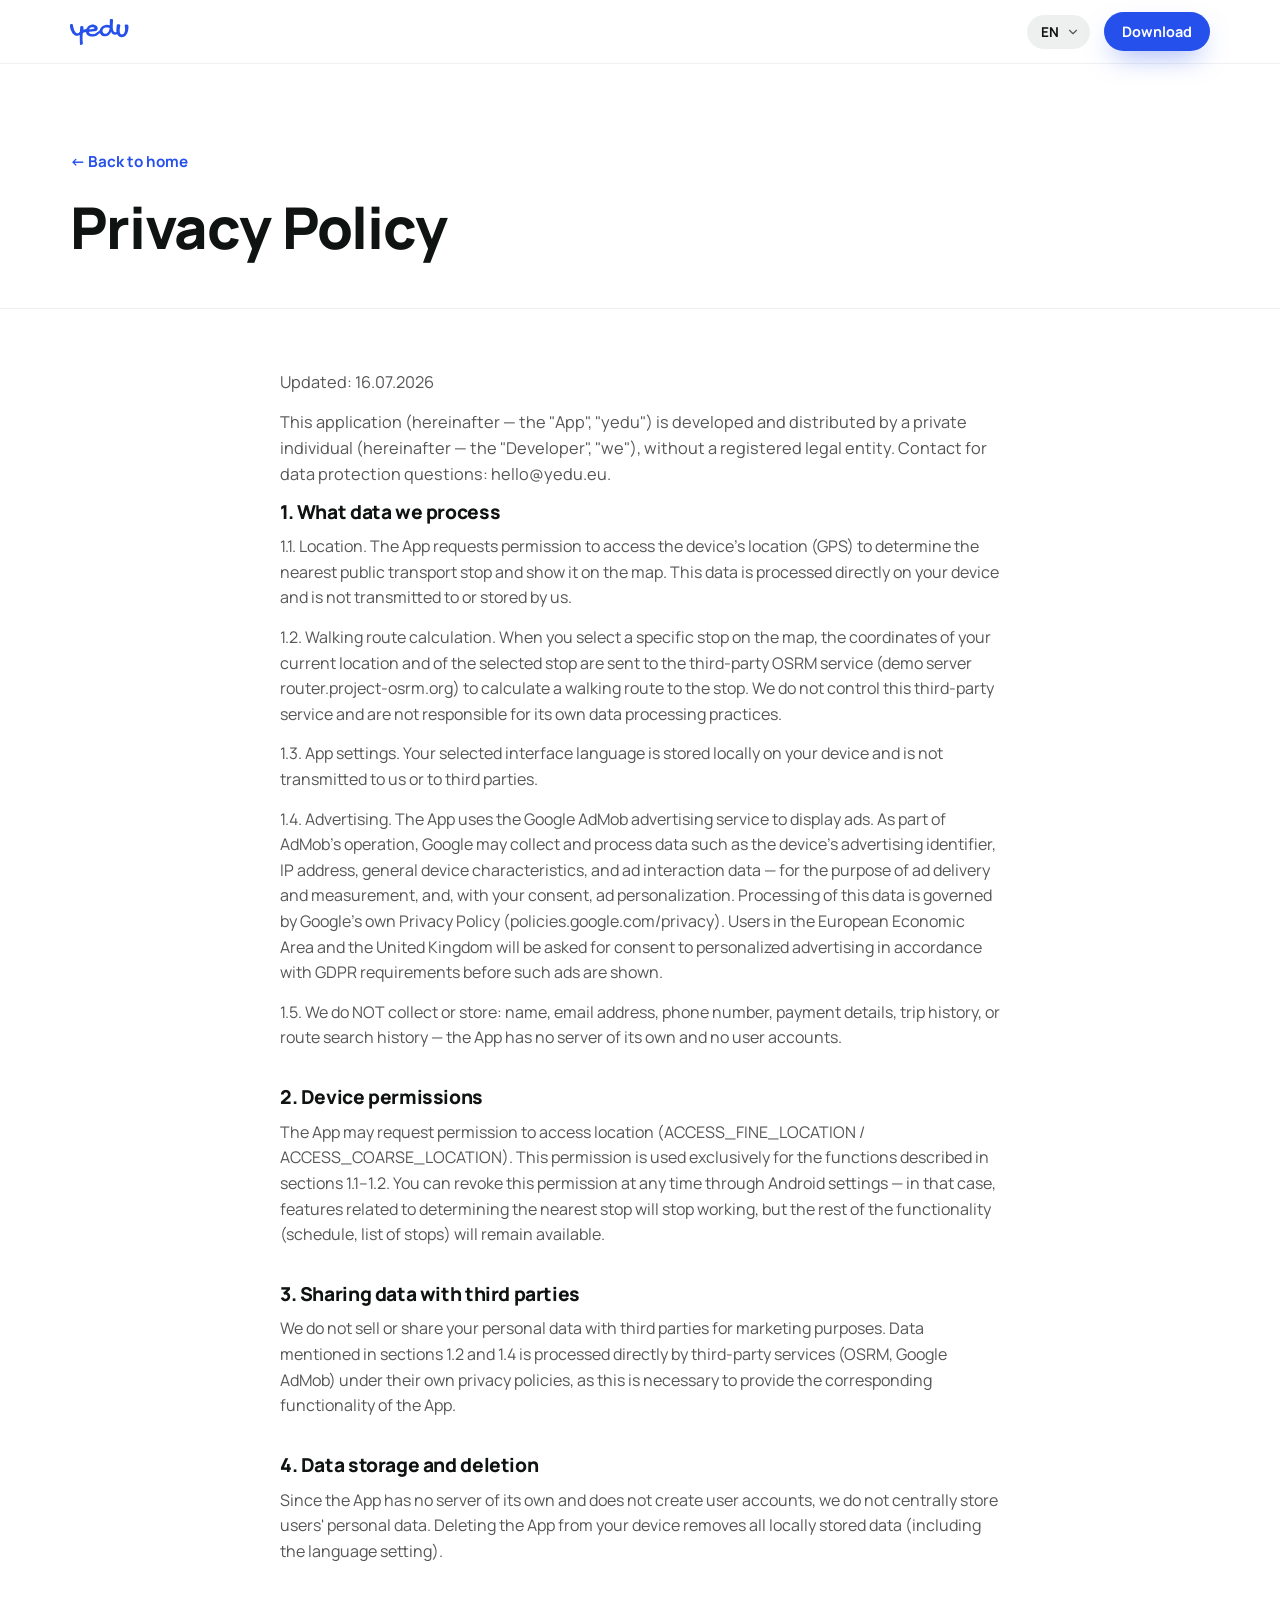
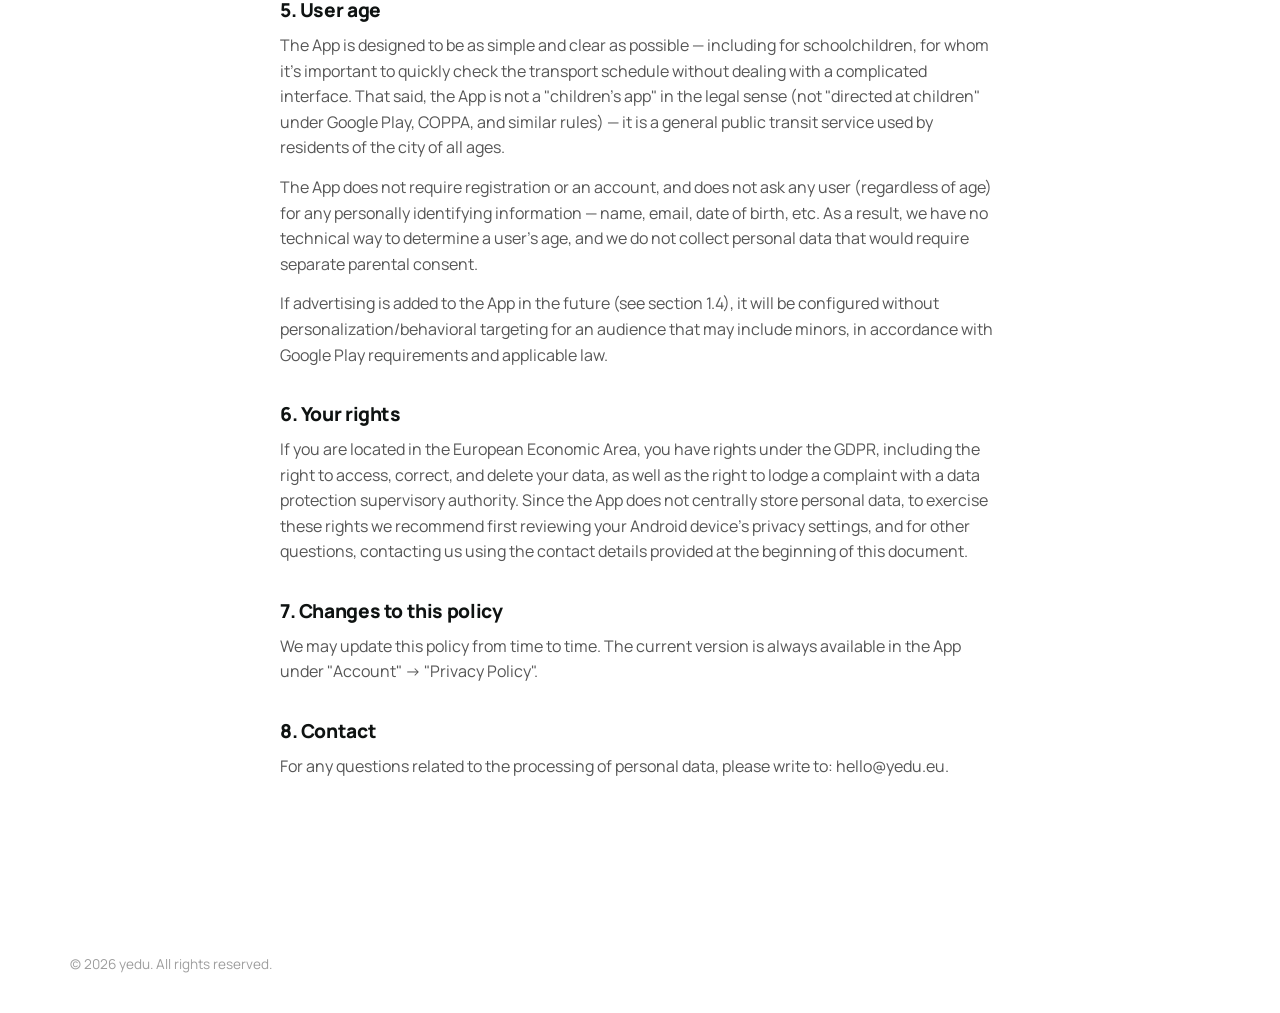
<file: privacy/index.html>
<!DOCTYPE html>
<html lang="en">
<head>
<meta charset="UTF-8">
<meta name="viewport" content="width=device-width, initial-scale=1.0">
<title data-i18n="privacyPage.title">Privacy Policy — yedu</title>
<meta name="description" content="Privacy Policy for the yedu app." data-i18n-content="privacyPage.description">
<link rel="icon" type="image/svg+xml" href="../assets/favicon.svg">
<link rel="icon" type="image/png" sizes="32x32" href="../assets/favicon-32.png">
<link rel="icon" type="image/png" sizes="16x16" href="../assets/favicon-16.png">
<link rel="apple-touch-icon" href="../assets/apple-touch-icon.png">
<link rel="preconnect" href="https://fonts.googleapis.com">
<link rel="preconnect" href="https://fonts.gstatic.com" crossorigin>
<link href="https://fonts.googleapis.com/css2?family=Manrope:wght@500;600;700;800&display=swap" rel="stylesheet">
<link rel="stylesheet" href="../css/style.css">
</head>
<body>

<nav class="nav scrolled">
  <div class="container">
    <a href="https://yedu.eu" class="logo">
      <svg class="logo-svg" viewBox="0 0 306 136" fill="none" xmlns="http://www.w3.org/2000/svg"><path d="M259.851 60.2639C259.851 66.7973 260.851 71.8437 262.85 75.403C264.849 78.9622 267.75 80.7419 271.553 80.7419C273.942 80.7419 276.136 80.0349 278.135 78.6209C280.183 77.207 281.938 75.2323 283.401 72.6969C284.864 70.1616 285.985 67.163 286.765 63.7012C287.594 60.1907 288.009 56.3877 288.009 52.2921C288.009 49.8054 287.911 47.6601 287.716 45.8561C287.521 44.0033 287.302 42.37 287.058 40.956C286.863 39.4933 286.668 38.2012 286.473 37.0798C286.278 35.9584 286.18 34.8858 286.18 33.8619C286.18 32.3016 286.838 31.1802 288.155 30.4976C289.471 29.7663 291.568 29.4006 294.445 29.4006C298.101 29.4006 300.929 30.2294 302.928 31.8872C304.976 33.5449 306 35.9584 306 39.1276C306 47.7576 305.147 55.51 303.44 62.3848C301.783 69.2596 299.369 75.1104 296.2 79.9374C293.079 84.7156 289.276 88.3967 284.791 90.9809C280.305 93.565 275.283 94.8571 269.725 94.8571C265.775 94.8571 262.119 94.0282 258.754 92.3705C255.439 90.7615 252.562 88.4943 250.124 85.5688C247.735 82.5946 245.858 79.0841 244.493 75.0373C243.128 70.9417 242.445 66.456 242.445 61.5803C242.445 59.7275 242.494 57.7529 242.591 55.6563C242.689 53.5598 242.835 51.3169 243.03 48.9278C243.225 46.49 243.469 43.8571 243.761 41.0292C244.103 38.2012 244.468 35.1295 244.859 31.8141C245.005 30.4001 245.663 29.2787 246.833 28.4498C248.052 27.5722 249.588 27.1334 251.441 27.1334C253.098 27.1334 254.659 27.304 256.121 27.6453C257.584 27.9866 258.827 28.4498 259.851 29.0349C260.924 29.62 261.753 30.3026 262.338 31.0827C262.972 31.8628 263.289 32.6917 263.289 33.5693C263.289 34.4469 263.094 35.8365 262.704 37.738C262.362 39.5908 261.972 41.7361 261.533 44.174C261.143 46.5631 260.753 49.1716 260.363 51.9995C260.022 54.7787 259.851 57.5335 259.851 60.2639Z" fill="currentColor"/><path d="M205.658 32.6917C205.853 32.7892 206.145 32.838 206.535 32.838C207.608 32.838 208.144 32.131 208.144 30.717V7.9718C208.144 5.09512 208.778 3.04732 210.046 1.82839C211.362 0.609465 213.532 0 216.555 0C219.627 0 221.796 0.633843 223.064 1.90153C224.332 3.16922 224.966 5.33891 224.966 8.41061C224.966 9.58078 224.892 11.3117 224.746 13.6033C224.6 15.8461 224.429 18.4058 224.234 21.2825C224.088 24.1592 223.942 27.2553 223.795 30.5707C223.649 33.8375 223.576 37.0798 223.576 40.2978C223.576 45.271 223.917 49.5617 224.6 53.1697C225.283 56.7777 226.258 59.7763 227.525 62.1654C228.793 64.5057 230.304 66.261 232.06 67.4312C233.815 68.5526 235.79 69.1133 237.984 69.1133C239.203 69.1133 240.3 68.967 241.275 68.6745C242.299 68.3332 243.493 68.1625 244.859 68.1625C245.834 68.1625 246.638 68.6745 247.272 69.6984C247.955 70.6735 248.296 71.8681 248.296 73.282C248.296 74.5497 247.906 75.7443 247.126 76.8657C246.394 77.9871 245.37 78.9622 244.054 79.7911C242.786 80.62 241.299 81.2782 239.593 81.7658C237.886 82.2046 236.107 82.424 234.254 82.424C230.256 82.424 226.599 81.2051 223.283 78.7672C219.968 76.2806 217.481 72.5019 215.824 67.4312C215.677 66.6511 215.434 66.261 215.092 66.261C214.702 66.261 214.385 66.6511 214.141 67.4312C212.825 70.9904 211.094 74.2084 208.949 77.0851C206.852 79.913 204.39 82.3509 201.562 84.3987C198.783 86.3977 195.711 87.9336 192.347 89.0062C189.032 90.0789 185.521 90.6152 181.815 90.6152C177.915 90.6152 174.331 89.957 171.065 88.6405C167.847 87.3728 165.067 85.5932 162.727 83.3016C160.387 80.9613 158.558 78.2309 157.242 75.1104C155.925 71.9412 155.267 68.5282 155.267 64.8714C155.267 60.1907 156.242 55.7782 158.193 51.6338C160.143 47.4895 162.776 43.8815 166.091 40.8098C169.456 37.6893 173.356 35.2271 177.793 33.423C182.23 31.619 186.959 30.717 191.981 30.717C194.029 30.717 196.199 30.8877 198.49 31.229C200.782 31.5215 203.171 32.0091 205.658 32.6917ZM184.668 77.4508C187.447 77.4508 189.909 76.8413 192.054 75.6224C194.249 74.4034 196.174 72.8676 197.832 71.0148C199.539 69.1133 200.977 67.0411 202.147 64.7983C203.317 62.5067 204.268 60.2882 205 58.1429C205.731 55.9976 206.267 54.0717 206.609 52.3652C206.95 50.6587 207.12 49.4398 207.12 48.7084C207.12 48.1721 206.974 47.7089 206.682 47.3188C206.389 46.88 205.95 46.5387 205.365 46.2949C204.049 45.9536 202.684 45.6611 201.27 45.4173C199.856 45.1248 198.466 44.881 197.101 44.6859C195.736 44.4909 194.419 44.3446 193.152 44.2471C191.933 44.1496 190.811 44.1009 189.787 44.1009C186.862 44.1009 184.205 44.5397 181.815 45.4173C179.426 46.2949 177.379 47.5382 175.672 49.1472C174.014 50.7562 172.722 52.6821 171.796 54.925C170.87 57.119 170.406 59.5325 170.406 62.1654C170.406 64.5057 170.748 66.6267 171.43 68.5282C172.162 70.381 173.137 71.9656 174.356 73.282C175.623 74.5985 177.135 75.6224 178.89 76.3537C180.645 77.0851 182.571 77.4508 184.668 77.4508Z" fill="currentColor"/><path d="M156.569 58.9035C157.983 57.6846 159.373 57.0751 160.738 57.0751C161.518 57.0751 162.225 57.2702 162.859 57.6602C163.493 58.0503 164.2 58.6598 164.98 59.4886C165.711 60.61 166.223 61.5364 166.515 62.2678C166.857 62.9504 167.027 63.633 167.027 64.3156C167.027 65.7783 166.296 67.1679 164.833 68.4843C162.493 70.4346 144.979 83.4235 142.249 84.9837C139.519 86.4952 136.666 87.7873 133.692 88.8599C130.718 89.9326 127.646 90.7371 124.477 91.2734C121.308 91.8585 118.163 92.1511 115.043 92.1511C111.093 92.1511 107.388 91.6391 103.926 90.6152C100.464 89.6401 97.3681 88.2261 94.6377 86.3733C91.956 84.5206 89.6888 82.3021 87.836 79.718C85.9833 77.0851 84.6668 74.1353 83.8867 70.8685C83.4479 69.5033 83.0335 68.6257 82.6434 68.2357C82.3021 67.7968 81.717 67.5774 80.8881 67.5774C79.0841 67.5774 77.6946 67.1386 76.7194 66.261C75.7443 65.3834 75.2567 64.1157 75.2567 62.4579C75.2567 61.7753 75.3054 61.3365 75.403 61.1415L75.5492 59.6788C75.793 57.9235 76.2562 56.6558 76.9388 55.8757C77.6702 55.0956 78.7916 54.7055 80.3031 54.7055H81.4001C83.4479 54.7055 84.8862 53.7548 85.7151 51.8533C87.2266 48.489 89.1525 45.4173 91.4928 42.6381C93.8332 39.859 96.4661 37.4943 99.3915 35.544C102.317 33.5449 105.437 32.0091 108.753 30.9364C112.117 29.815 115.53 29.2543 118.992 29.2543C122.6 29.2543 125.964 29.7906 129.085 30.8633C132.254 31.8872 135.009 33.3255 137.349 35.1783C139.689 37.0311 141.518 39.2008 142.834 41.6874C144.199 44.174 144.882 46.8556 144.882 49.7323C144.882 51.7314 144.492 53.5598 143.712 55.2175C142.932 56.8752 141.81 58.338 140.348 59.6056C138.885 60.8246 137.105 61.8241 135.009 62.6042C132.961 63.3843 130.62 63.8963 127.988 64.1401L102.609 66.6998C101.634 66.6998 100.83 66.9436 100.196 67.4312C99.6109 67.9187 99.3184 68.577 99.3184 69.4058C99.3184 70.6735 99.7815 71.8924 100.708 73.0626C101.683 74.2328 102.951 75.2811 104.511 76.2075C106.12 77.0851 107.948 77.7921 109.996 78.3284C112.093 78.8647 114.238 79.1329 116.432 79.1329C118.529 79.1329 120.674 78.9379 122.868 78.5478C125.111 78.109 127.305 77.4995 129.45 76.7194C131.644 75.9393 133.765 75.0129 135.813 73.9402C137.861 72.8188 154.765 60.3175 156.569 58.9035ZM125.282 51.2682C126.013 51.1219 126.647 50.7806 127.183 50.2443C127.719 49.6592 127.988 48.9522 127.988 48.1233C127.988 47.392 127.719 46.7094 127.183 46.0755C126.647 45.4417 125.915 44.881 124.989 44.3934C124.063 43.8571 122.99 43.4426 121.771 43.1501C120.552 42.8576 119.26 42.7113 117.895 42.7113C115.896 42.7113 113.848 43.0038 111.751 43.5889C109.655 44.174 107.753 44.9541 106.047 45.9293C104.34 46.8556 102.951 47.9039 101.878 49.0741C100.805 50.1955 100.269 51.3169 100.269 52.4383C100.269 53.5598 100.952 54.1205 102.317 54.1205C103.146 54.1205 104.487 54.0229 106.339 53.8279C108.192 53.6329 110.24 53.4135 112.483 53.1697C114.726 52.8772 116.993 52.5602 119.284 52.2189C121.576 51.8776 123.575 51.5607 125.282 51.2682Z" fill="currentColor"/><path d="M36.1291 88.1286C33.2036 88.1286 30.2782 87.4216 27.3528 86.0076C24.4273 84.5449 21.6238 82.5703 18.9422 80.0837C16.2605 77.597 13.7739 74.6716 11.4823 71.3074C9.19073 67.8944 7.19168 64.2376 5.48518 60.337C3.77868 56.3877 2.43786 52.2677 1.46272 47.9771C0.487572 43.6864 0 39.3958 0 35.1052C0 31.7897 0.6826 29.425 2.0478 28.011C3.413 26.5483 5.63145 25.8169 8.70315 25.8169C12.555 25.8169 14.7003 27.4015 15.1391 30.5707C16.0167 37.2992 17.2357 43.3695 18.7959 48.7815C20.3561 54.1936 22.1845 58.8011 24.2811 62.6042C26.4264 66.4073 28.7911 69.3327 31.3752 71.3805C34.0081 73.4283 36.7873 74.4522 39.7127 74.4522C41.8093 74.4522 43.7839 73.9402 45.6367 72.9163C47.4895 71.8437 49.0985 70.3566 50.4637 68.4551C50.9512 67.7237 51.2682 67.0167 51.4144 66.3341C51.6095 65.6515 51.7557 64.8714 51.8533 63.9938C52.097 60.532 52.3652 57.1434 52.6577 53.8279C52.999 50.4637 53.316 47.0994 53.6085 43.7352C53.706 42.2725 53.9011 41.0779 54.1936 40.1515C54.4861 39.2251 54.925 38.4938 55.51 37.9575C56.0951 37.4211 56.8509 37.0554 57.7772 36.8604C58.7524 36.6654 59.9713 36.5679 61.434 36.5679C63.0918 36.5679 64.5057 36.8117 65.6759 37.2992C66.8461 37.738 67.7968 38.4938 68.5282 39.5664C69.2596 40.5903 69.7715 41.9555 70.0641 43.662C70.4054 45.3198 70.576 47.392 70.576 49.8786C70.576 52.0239 70.4054 53.9011 70.0641 55.51C69.7715 57.0703 69.4058 58.5574 68.967 59.9713C68.577 61.3365 68.1869 62.7017 67.7968 64.0669C67.4555 65.3834 67.2361 66.8461 67.1386 68.4551C66.8948 72.5019 66.6754 76.0124 66.4804 78.9866C66.2854 81.912 66.1147 84.423 65.9685 86.5196C65.8709 88.6162 65.7734 90.4202 65.6759 91.9316C65.6272 93.4431 65.5784 94.7839 65.5296 95.9541C65.4809 97.173 65.4565 98.3188 65.4565 99.3915C65.4565 100.464 65.4565 101.634 65.4565 102.902C65.4565 105.194 65.554 107.68 65.749 110.362C65.9441 113.092 66.1391 115.701 66.3341 118.187C66.5779 120.674 66.7973 122.868 66.9924 124.77C67.1874 126.671 67.2849 127.988 67.2849 128.719C67.2849 129.645 66.9924 130.523 66.4073 131.352C65.8222 132.181 65.0421 132.912 64.0669 133.546C63.0918 134.18 61.946 134.667 60.6295 135.009C59.3131 135.399 57.9235 135.594 56.4608 135.594C55.1931 135.594 54.1692 135.155 53.3891 134.277C52.6577 133.448 52.2433 132.327 52.1458 130.913C51.9995 129.06 51.8776 126.793 51.7801 124.111C51.6826 121.478 51.5851 118.651 51.4876 115.628C51.3901 112.653 51.3169 109.606 51.2682 106.486C51.2682 103.414 51.2438 100.537 51.195 97.8556C51.1463 95.2228 51.1219 92.9068 51.1219 90.9077C51.1219 88.9087 51.1219 87.4704 51.1219 86.5927C51.1219 85.7151 51.0244 85.1056 50.8293 84.7643C50.6343 84.3743 50.2686 84.1793 49.7323 84.1793C49.4398 84.1793 49.0497 84.2768 48.5621 84.4718C48.0746 84.6181 47.5139 84.8862 46.88 85.2763C45.1735 86.3002 43.4426 87.0315 41.6874 87.4704C39.9321 87.9092 38.0793 88.1286 36.1291 88.1286Z" fill="currentColor"/><path d="M52.012 67.9547C56.4889 63.3333 68.6476 53.2393 86.464 54.3083C90.1798 54.5313 93.011 57.724 92.7881 61.4398C92.5651 65.1556 89.3724 67.9875 85.6566 67.7646C73.5166 67.0362 64.9554 73.9674 61.6937 77.3344C59.1037 80.0077 54.8369 80.0755 52.1633 77.4858C49.4897 74.8957 49.4219 70.6284 52.012 67.9547Z" fill="currentColor"/></svg>
    </a>
    <div class="nav-right">
      <select class="lang-switch" aria-label="Language">
        <option value="en">EN</option>
        <option value="lv">LV</option>
        <option value="ru">RU</option>
        <option value="uk">UK</option>
        <option value="pl">PL</option>
        <option value="lt">LT</option>
        <option value="et">ET</option>
      </select>
      <a href="https://play.google.com/store/apps/details?id=com.yedu" target="_blank" rel="noopener" class="btn btn-accent btn-small" data-i18n="nav.download">Download</a>
    </div>
  </div>
</nav>

<header class="policy-header">
  <div class="container">
    <a href="https://yedu.eu" class="back-link" data-i18n="privacyPage.backLink">← Back to home</a>
    <h1 data-i18n="privacyPage.h1">Privacy Policy</h1>
  </div>
</header>

<div class="container policy-content">
  <!-- Populated by js/i18n.js (renderPolicy) from js/i18n-data.js for the active language. -->
</div>

<footer>
  <div class="container">
    <div class="footer-bottom">
      <span data-i18n="footer.copyright">© 2026 yedu. All rights reserved.</span>
    </div>
  </div>
</footer>

<script src="../js/i18n-data.js"></script>
<script src="../js/i18n.js"></script>
</body>
</html>
</file>
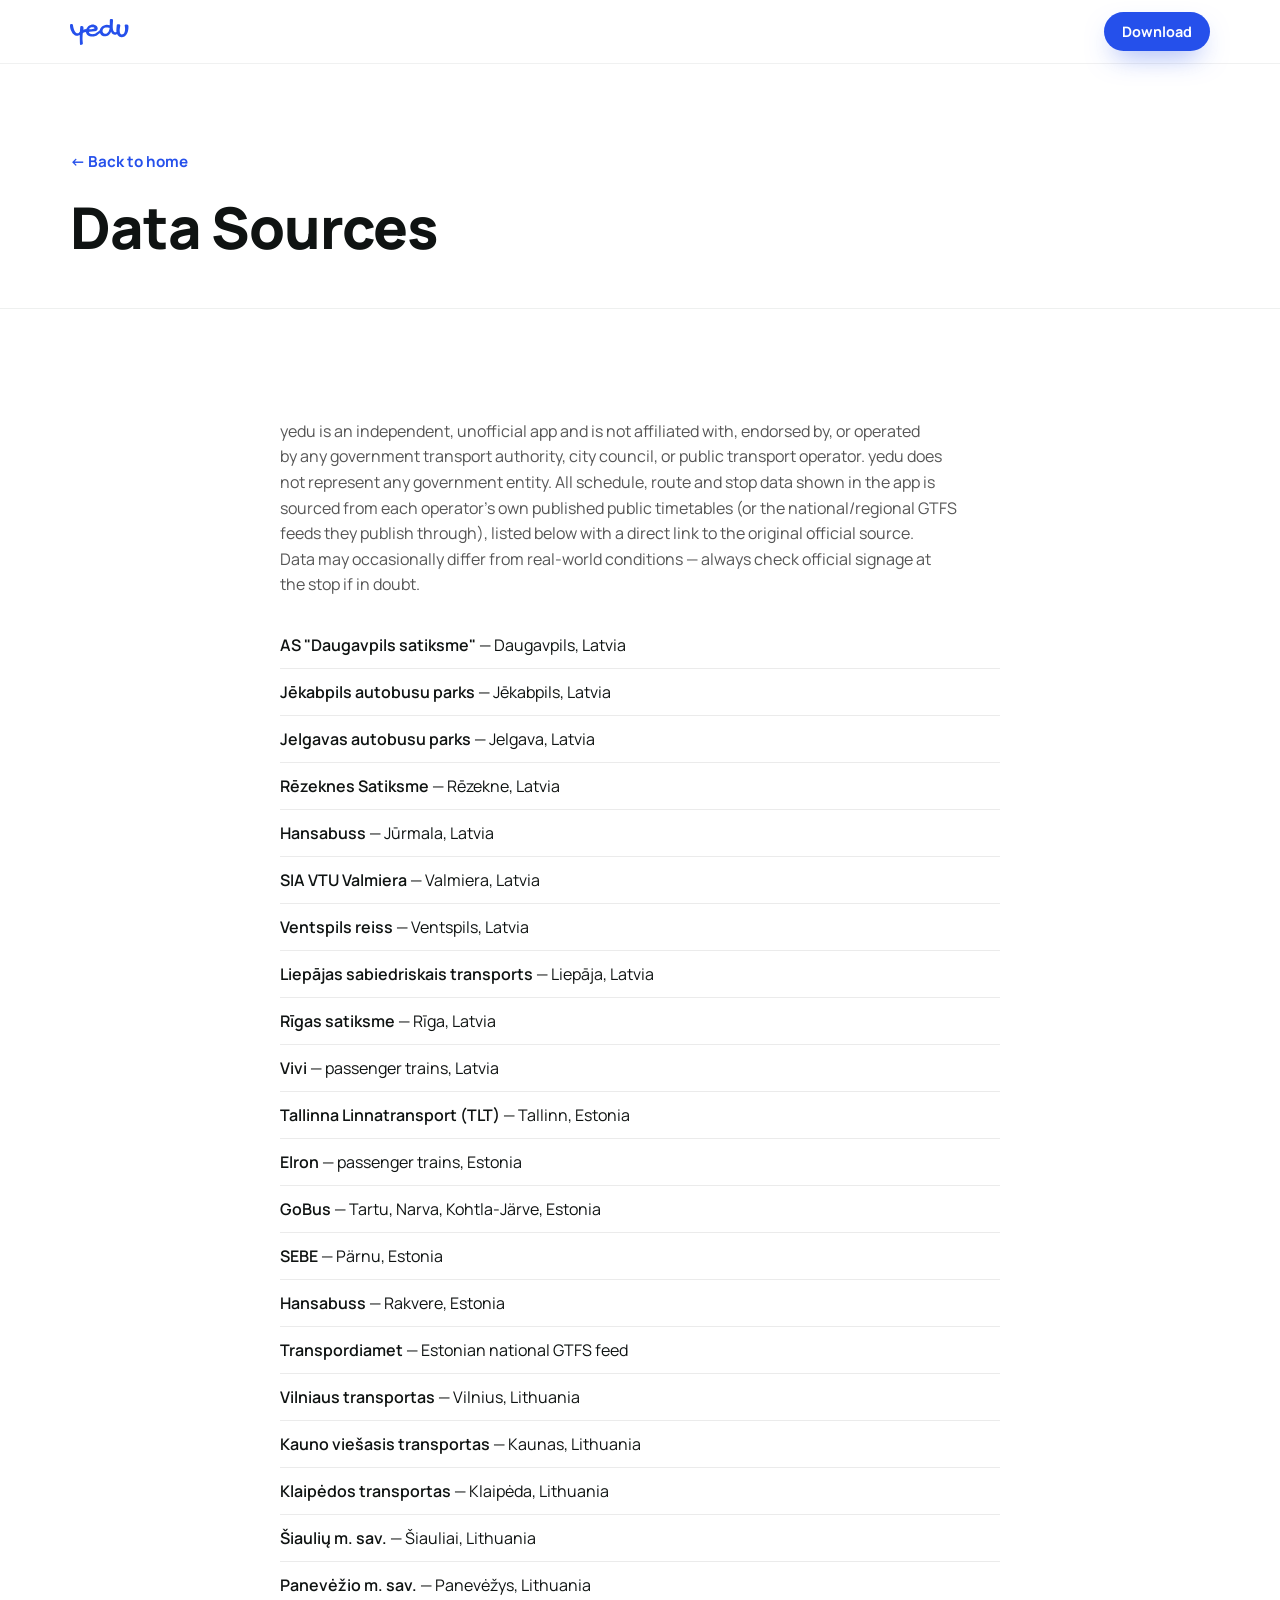
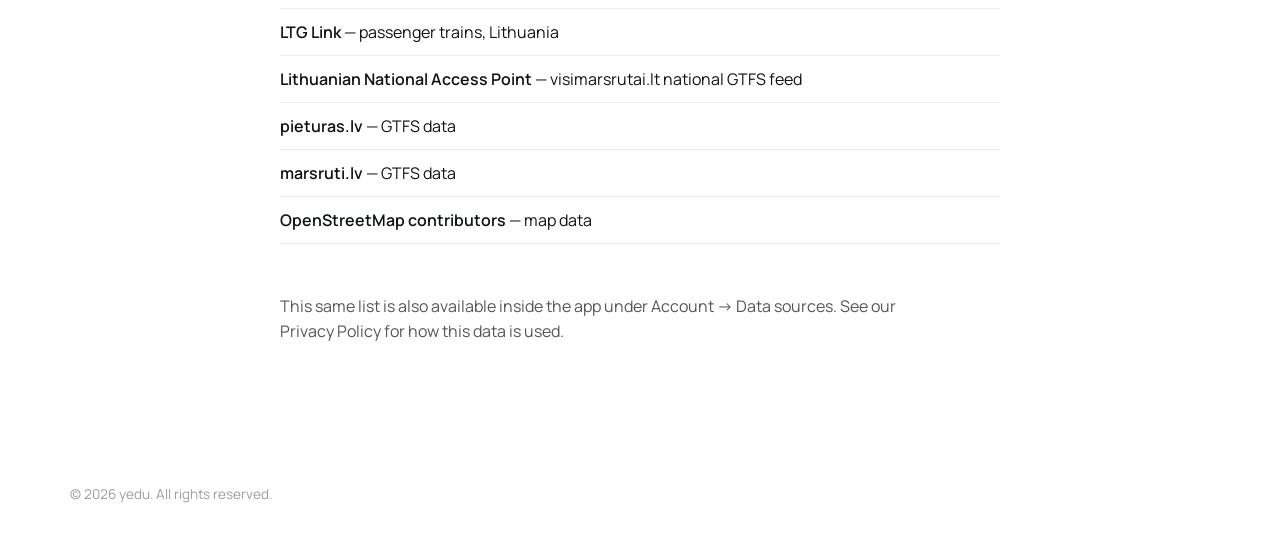
<file: sources/index.html>
<!DOCTYPE html>
<html lang="en">
<head>
<meta charset="UTF-8">
<meta name="viewport" content="width=device-width, initial-scale=1.0">
<title>Data Sources — yedu</title>
<meta name="description" content="Every official public transport operator and data source yedu's schedules and maps are built from.">
<link rel="icon" type="image/svg+xml" href="../assets/favicon.svg">
<link rel="icon" type="image/png" sizes="32x32" href="../assets/favicon-32.png">
<link rel="icon" type="image/png" sizes="16x16" href="../assets/favicon-16.png">
<link rel="apple-touch-icon" href="../assets/apple-touch-icon.png">
<link rel="preconnect" href="https://fonts.googleapis.com">
<link rel="preconnect" href="https://fonts.gstatic.com" crossorigin>
<link href="https://fonts.googleapis.com/css2?family=Manrope:wght@500;600;700;800&display=swap" rel="stylesheet">
<link rel="stylesheet" href="../css/style.css">
<style>
  .sources-list { list-style: none; padding: 0; margin: 24px 0; }
  .sources-list li { padding: 12px 0; border-bottom: 1px solid rgba(0,0,0,0.08); }
  .sources-list a { font-weight: 600; }
  .sources-note { margin: 24px 0; line-height: 1.6; }
</style>
</head>
<body>

<nav class="nav scrolled">
  <div class="container">
    <a href="https://yedu.eu" class="logo">
      <svg class="logo-svg" viewBox="0 0 306 136" fill="none" xmlns="http://www.w3.org/2000/svg"><path d="M259.851 60.2639C259.851 66.7973 260.851 71.8437 262.85 75.403C264.849 78.9622 267.75 80.7419 271.553 80.7419C273.942 80.7419 276.136 80.0349 278.135 78.6209C280.183 77.207 281.938 75.2323 283.401 72.6969C284.864 70.1616 285.985 67.163 286.765 63.7012C287.594 60.1907 288.009 56.3877 288.009 52.2921C288.009 49.8054 287.911 47.6601 287.716 45.8561C287.521 44.0033 287.302 42.37 287.058 40.956C286.863 39.4933 286.668 38.2012 286.473 37.0798C286.278 35.9584 286.18 34.8858 286.18 33.8619C286.18 32.3016 286.838 31.1802 288.155 30.4976C289.471 29.7663 291.568 29.4006 294.445 29.4006C298.101 29.4006 300.929 30.2294 302.928 31.8872C304.976 33.5449 306 35.9584 306 39.1276C306 47.7576 305.147 55.51 303.44 62.3848C301.783 69.2596 299.369 75.1104 296.2 79.9374C293.079 84.7156 289.276 88.3967 284.791 90.9809C280.305 93.565 275.283 94.8571 269.725 94.8571C265.775 94.8571 262.119 94.0282 258.754 92.3705C255.439 90.7615 252.562 88.4943 250.124 85.5688C247.735 82.5946 245.858 79.0841 244.493 75.0373C243.128 70.9417 242.445 66.456 242.445 61.5803C242.445 59.7275 242.494 57.7529 242.591 55.6563C242.689 53.5598 242.835 51.3169 243.03 48.9278C243.225 46.49 243.469 43.8571 243.761 41.0292C244.103 38.2012 244.468 35.1295 244.859 31.8141C245.005 30.4001 245.663 29.2787 246.833 28.4498C248.052 27.5722 249.588 27.1334 251.441 27.1334C253.098 27.1334 254.659 27.304 256.121 27.6453C257.584 27.9866 258.827 28.4498 259.851 29.0349C260.924 29.62 261.753 30.3026 262.338 31.0827C262.972 31.8628 263.289 32.6917 263.289 33.5693C263.289 34.4469 263.094 35.8365 262.704 37.738C262.362 39.5908 261.972 41.7361 261.533 44.174C261.143 46.5631 260.753 49.1716 260.363 51.9995C260.022 54.7787 259.851 57.5335 259.851 60.2639Z" fill="currentColor"/><path d="M205.658 32.6917C205.853 32.7892 206.145 32.838 206.535 32.838C207.608 32.838 208.144 32.131 208.144 30.717V7.9718C208.144 5.09512 208.778 3.04732 210.046 1.82839C211.362 0.609465 213.532 0 216.555 0C219.627 0 221.796 0.633843 223.064 1.90153C224.332 3.16922 224.966 5.33891 224.966 8.41061C224.966 9.58078 224.892 11.3117 224.746 13.6033C224.6 15.8461 224.429 18.4058 224.234 21.2825C224.088 24.1592 223.942 27.2553 223.795 30.5707C223.649 33.8375 223.576 37.0798 223.576 40.2978C223.576 45.271 223.917 49.5617 224.6 53.1697C225.283 56.7777 226.258 59.7763 227.525 62.1654C228.793 64.5057 230.304 66.261 232.06 67.4312C233.815 68.5526 235.79 69.1133 237.984 69.1133C239.203 69.1133 240.3 68.967 241.275 68.6745C242.299 68.3332 243.493 68.1625 244.859 68.1625C245.834 68.1625 246.638 68.6745 247.272 69.6984C247.955 70.6735 248.296 71.8681 248.296 73.282C248.296 74.5497 247.906 75.7443 247.126 76.8657C246.394 77.9871 245.37 78.9622 244.054 79.7911C242.786 80.62 241.299 81.2782 239.593 81.7658C237.886 82.2046 236.107 82.424 234.254 82.424C230.256 82.424 226.599 81.2051 223.283 78.7672C219.968 76.2806 217.481 72.5019 215.824 67.4312C215.677 66.6511 215.434 66.261 215.092 66.261C214.702 66.261 214.385 66.6511 214.141 67.4312C212.825 70.9904 211.094 74.2084 208.949 77.0851C206.852 79.913 204.39 82.3509 201.562 84.3987C198.783 86.3977 195.711 87.9336 192.347 89.0062C189.032 90.0789 185.521 90.6152 181.815 90.6152C177.915 90.6152 174.331 89.957 171.065 88.6405C167.847 87.3728 165.067 85.5932 162.727 83.3016C160.387 80.9613 158.558 78.2309 157.242 75.1104C155.925 71.9412 155.267 68.5282 155.267 64.8714C155.267 60.1907 156.242 55.7782 158.193 51.6338C160.143 47.4895 162.776 43.8815 166.091 40.8098C169.456 37.6893 173.356 35.2271 177.793 33.423C182.23 31.619 186.959 30.717 191.981 30.717C194.029 30.717 196.199 30.8877 198.49 31.229C200.782 31.5215 203.171 32.0091 205.658 32.6917ZM184.668 77.4508C187.447 77.4508 189.909 76.8413 192.054 75.6224C194.249 74.4034 196.174 72.8676 197.832 71.0148C199.539 69.1133 200.977 67.0411 202.147 64.7983C203.317 62.5067 204.268 60.2882 205 58.1429C205.731 55.9976 206.267 54.0717 206.609 52.3652C206.95 50.6587 207.12 49.4398 207.12 48.7084C207.12 48.1721 206.974 47.7089 206.682 47.3188C206.389 46.88 205.95 46.5387 205.365 46.2949C204.049 45.9536 202.684 45.6611 201.27 45.4173C199.856 45.1248 198.466 44.881 197.101 44.6859C195.736 44.4909 194.419 44.3446 193.152 44.2471C191.933 44.1496 190.811 44.1009 189.787 44.1009C186.862 44.1009 184.205 44.5397 181.815 45.4173C179.426 46.2949 177.379 47.5382 175.672 49.1472C174.014 50.7562 172.722 52.6821 171.796 54.925C170.87 57.119 170.406 59.5325 170.406 62.1654C170.406 64.5057 170.748 66.6267 171.43 68.5282C172.162 70.381 173.137 71.9656 174.356 73.282C175.623 74.5985 177.135 75.6224 178.89 76.3537C180.645 77.0851 182.571 77.4508 184.668 77.4508Z" fill="currentColor"/><path d="M156.569 58.9035C157.983 57.6846 159.373 57.0751 160.738 57.0751C161.518 57.0751 162.225 57.2702 162.859 57.6602C163.493 58.0503 164.2 58.6598 164.98 59.4886C165.711 60.61 166.223 61.5364 166.515 62.2678C166.857 62.9504 167.027 63.633 167.027 64.3156C167.027 65.7783 166.296 67.1679 164.833 68.4843C162.493 70.4346 144.979 83.4235 142.249 84.9837C139.519 86.4952 136.666 87.7873 133.692 88.8599C130.718 89.9326 127.646 90.7371 124.477 91.2734C121.308 91.8585 118.163 92.1511 115.043 92.1511C111.093 92.1511 107.388 91.6391 103.926 90.6152C100.464 89.6401 97.3681 88.2261 94.6377 86.3733C91.956 84.5206 89.6888 82.3021 87.836 79.718C85.9833 77.0851 84.6668 74.1353 83.8867 70.8685C83.4479 69.5033 83.0335 68.6257 82.6434 68.2357C82.3021 67.7968 81.717 67.5774 80.8881 67.5774C79.0841 67.5774 77.6946 67.1386 76.7194 66.261C75.7443 65.3834 75.2567 64.1157 75.2567 62.4579C75.2567 61.7753 75.3054 61.3365 75.403 61.1415L75.5492 59.6788C75.793 57.9235 76.2562 56.6558 76.9388 55.8757C77.6702 55.0956 78.7916 54.7055 80.3031 54.7055H81.4001C83.4479 54.7055 84.8862 53.7548 85.7151 51.8533C87.2266 48.489 89.1525 45.4173 91.4928 42.6381C93.8332 39.859 96.4661 37.4943 99.3915 35.544C102.317 33.5449 105.437 32.0091 108.753 30.9364C112.117 29.815 115.53 29.2543 118.992 29.2543C122.6 29.2543 125.964 29.7906 129.085 30.8633C132.254 31.8872 135.009 33.3255 137.349 35.1783C139.689 37.0311 141.518 39.2008 142.834 41.6874C144.199 44.174 144.882 46.8556 144.882 49.7323C144.882 51.7314 144.492 53.5598 143.712 55.2175C142.932 56.8752 141.81 58.338 140.348 59.6056C138.885 60.8246 137.105 61.8241 135.009 62.6042C132.961 63.3843 130.62 63.8963 127.988 64.1401L102.609 66.6998C101.634 66.6998 100.83 66.9436 100.196 67.4312C99.6109 67.9187 99.3184 68.577 99.3184 69.4058C99.3184 70.6735 99.7815 71.8924 100.708 73.0626C101.683 74.2328 102.951 75.2811 104.511 76.2075C106.12 77.0851 107.948 77.7921 109.996 78.3284C112.093 78.8647 114.238 79.1329 116.432 79.1329C118.529 79.1329 120.674 78.9379 122.868 78.5478C125.111 78.109 127.305 77.4995 129.45 76.7194C131.644 75.9393 133.765 75.0129 135.813 73.9402C137.861 72.8188 154.765 60.3175 156.569 58.9035ZM125.282 51.2682C126.013 51.1219 126.647 50.7806 127.183 50.2443C127.719 49.6592 127.988 48.9522 127.988 48.1233C127.988 47.392 127.719 46.7094 127.183 46.0755C126.647 45.4417 125.915 44.881 124.989 44.3934C124.063 43.8571 122.99 43.4426 121.771 43.1501C120.552 42.8576 119.26 42.7113 117.895 42.7113C115.896 42.7113 113.848 43.0038 111.751 43.5889C109.655 44.174 107.753 44.9541 106.047 45.9293C104.34 46.8556 102.951 47.9039 101.878 49.0741C100.805 50.1955 100.269 51.3169 100.269 52.4383C100.269 53.5598 100.952 54.1205 102.317 54.1205C103.146 54.1205 104.487 54.0229 106.339 53.8279C108.192 53.6329 110.24 53.4135 112.483 53.1697C114.726 52.8772 116.993 52.5602 119.284 52.2189C121.576 51.8776 123.575 51.5607 125.282 51.2682Z" fill="currentColor"/><path d="M36.1291 88.1286C33.2036 88.1286 30.2782 87.4216 27.3528 86.0076C24.4273 84.5449 21.6238 82.5703 18.9422 80.0837C16.2605 77.597 13.7739 74.6716 11.4823 71.3074C9.19073 67.8944 7.19168 64.2376 5.48518 60.337C3.77868 56.3877 2.43786 52.2677 1.46272 47.9771C0.487572 43.6864 0 39.3958 0 35.1052C0 31.7897 0.6826 29.425 2.0478 28.011C3.413 26.5483 5.63145 25.8169 8.70315 25.8169C12.555 25.8169 14.7003 27.4015 15.1391 30.5707C16.0167 37.2992 17.2357 43.3695 18.7959 48.7815C20.3561 54.1936 22.1845 58.8011 24.2811 62.6042C26.4264 66.4073 28.7911 69.3327 31.3752 71.3805C34.0081 73.4283 36.7873 74.4522 39.7127 74.4522C41.8093 74.4522 43.7839 73.9402 45.6367 72.9163C47.4895 71.8437 49.0985 70.3566 50.4637 68.4551C50.9512 67.7237 51.2682 67.0167 51.4144 66.3341C51.6095 65.6515 51.7557 64.8714 51.8533 63.9938C52.097 60.532 52.3652 57.1434 52.6577 53.8279C52.999 50.4637 53.316 47.0994 53.6085 43.7352C53.706 42.2725 53.9011 41.0779 54.1936 40.1515C54.4861 39.2251 54.925 38.4938 55.51 37.9575C56.0951 37.4211 56.8509 37.0554 57.7772 36.8604C58.7524 36.6654 59.9713 36.5679 61.434 36.5679C63.0918 36.5679 64.5057 36.8117 65.6759 37.2992C66.8461 37.738 67.7968 38.4938 68.5282 39.5664C69.2596 40.5903 69.7715 41.9555 70.0641 43.662C70.4054 45.3198 70.576 47.392 70.576 49.8786C70.576 52.0239 70.4054 53.9011 70.0641 55.51C69.7715 57.0703 69.4058 58.5574 68.967 59.9713C68.577 61.3365 68.1869 62.7017 67.7968 64.0669C67.4555 65.3834 67.2361 66.8461 67.1386 68.4551C66.8948 72.5019 66.6754 76.0124 66.4804 78.9866C66.2854 81.912 66.1147 84.423 65.9685 86.5196C65.8709 88.6162 65.7734 90.4202 65.6759 91.9316C65.6272 93.4431 65.5784 94.7839 65.5296 95.9541C65.4809 97.173 65.4565 98.3188 65.4565 99.3915C65.4565 100.464 65.4565 101.634 65.4565 102.902C65.4565 105.194 65.554 107.68 65.749 110.362C65.9441 113.092 66.1391 115.701 66.3341 118.187C66.5779 120.674 66.7973 122.868 66.9924 124.77C67.1874 126.671 67.2849 127.988 67.2849 128.719C67.2849 129.645 66.9924 130.523 66.4073 131.352C65.8222 132.181 65.0421 132.912 64.0669 133.546C63.0918 134.18 61.946 134.667 60.6295 135.009C59.3131 135.399 57.9235 135.594 56.4608 135.594C55.1931 135.594 54.1692 135.155 53.3891 134.277C52.6577 133.448 52.2433 132.327 52.1458 130.913C51.9995 129.06 51.8776 126.793 51.7801 124.111C51.6826 121.478 51.5851 118.651 51.4876 115.628C51.3901 112.653 51.3169 109.606 51.2682 106.486C51.2682 103.414 51.2438 100.537 51.195 97.8556C51.1463 95.2228 51.1219 92.9068 51.1219 90.9077C51.1219 88.9087 51.1219 87.4704 51.1219 86.5927C51.1219 85.7151 51.0244 85.1056 50.8293 84.7643C50.6343 84.3743 50.2686 84.1793 49.7323 84.1793C49.4398 84.1793 49.0497 84.2768 48.5621 84.4718C48.0746 84.6181 47.5139 84.8862 46.88 85.2763C45.1735 86.3002 43.4426 87.0315 41.6874 87.4704C39.9321 87.9092 38.0793 88.1286 36.1291 88.1286Z" fill="currentColor"/><path d="M52.012 67.9547C56.4889 63.3333 68.6476 53.2393 86.464 54.3083C90.1798 54.5313 93.011 57.724 92.7881 61.4398C92.5651 65.1556 89.3724 67.9875 85.6566 67.7646C73.5166 67.0362 64.9554 73.9674 61.6937 77.3344C59.1037 80.0077 54.8369 80.0755 52.1633 77.4858C49.4897 74.8957 49.4219 70.6284 52.012 67.9547Z" fill="currentColor"/></svg>
    </a>
    <div class="nav-right">
      <a href="https://play.google.com/store/apps/details?id=com.yedu" target="_blank" rel="noopener" class="btn btn-accent btn-small">Download</a>
    </div>
  </div>
</nav>

<header class="policy-header">
  <div class="container">
    <a href="https://yedu.eu" class="back-link">← Back to home</a>
    <h1>Data Sources</h1>
  </div>
</header>

<div class="container policy-content">
  <p class="sources-note">
    yedu is an independent, unofficial app and is not affiliated with, endorsed by, or operated
    by any government transport authority, city council, or public transport operator. yedu does
    not represent any government entity. All schedule, route and stop data shown in the app is
    sourced from each operator's own published public timetables (or the national/regional GTFS
    feeds they publish through), listed below with a direct link to the original official source.
    Data may occasionally differ from real-world conditions — always check official signage at
    the stop if in doubt.
  </p>
  <ul class="sources-list">
    <li><a href="https://satiksme.daugavpils.lv/" target="_blank" rel="noopener">AS "Daugavpils satiksme"</a> — Daugavpils, Latvia</li>
    <li><a href="https://jekabpilsap.lv" target="_blank" rel="noopener">Jēkabpils autobusu parks</a> — Jēkabpils, Latvia</li>
    <li><a href="https://jap.lv" target="_blank" rel="noopener">Jelgavas autobusu parks</a> — Jelgava, Latvia</li>
    <li><a href="https://www.rezeknessatiksme.lv" target="_blank" rel="noopener">Rēzeknes Satiksme</a> — Rēzekne, Latvia</li>
    <li><a href="https://satiksme.jurmala.lv" target="_blank" rel="noopener">Hansabuss</a> — Jūrmala, Latvia</li>
    <li><a href="http://www.vtu-valmiera.lv" target="_blank" rel="noopener">SIA VTU Valmiera</a> — Valmiera, Latvia</li>
    <li><a href="https://ventspilsreiss.lv" target="_blank" rel="noopener">Ventspils reiss</a> — Ventspils, Latvia</li>
    <li><a href="https://www.liepajastransports.lv" target="_blank" rel="noopener">Liepājas sabiedriskais transports</a> — Liepāja, Latvia</li>
    <li><a href="https://www.rigassatiksme.lv" target="_blank" rel="noopener">Rīgas satiksme</a> — Rīga, Latvia</li>
    <li><a href="https://www.vivi.lv" target="_blank" rel="noopener">Vivi</a> — passenger trains, Latvia</li>
    <li><a href="https://transport.tallinn.ee" target="_blank" rel="noopener">Tallinna Linnatransport (TLT)</a> — Tallinn, Estonia</li>
    <li><a href="https://elron.ee" target="_blank" rel="noopener">Elron</a> — passenger trains, Estonia</li>
    <li><a href="https://gobus.ee" target="_blank" rel="noopener">GoBus</a> — Tartu, Narva, Kohtla-Järve, Estonia</li>
    <li><a href="https://www.sebe.ee" target="_blank" rel="noopener">SEBE</a> — Pärnu, Estonia</li>
    <li><a href="https://www.hansabuss.ee" target="_blank" rel="noopener">Hansabuss</a> — Rakvere, Estonia</li>
    <li><a href="https://peatus.ee" target="_blank" rel="noopener">Transpordiamet</a> — Estonian national GTFS feed</li>
    <li><a href="https://www.vilniustransport.lt" target="_blank" rel="noopener">Vilniaus transportas</a> — Vilnius, Lithuania</li>
    <li><a href="https://kaunoautobusai.lt" target="_blank" rel="noopener">Kauno viešasis transportas</a> — Kaunas, Lithuania</li>
    <li><a href="https://www.stops.lt/klaipeda/" target="_blank" rel="noopener">Klaipėdos transportas</a> — Klaipėda, Lithuania</li>
    <li><a href="http://visimarsrutai.lt" target="_blank" rel="noopener">Šiaulių m. sav.</a> — Šiauliai, Lithuania</li>
    <li><a href="https://www.stops.lt/panevezys/" target="_blank" rel="noopener">Panevėžio m. sav.</a> — Panevėžys, Lithuania</li>
    <li><a href="https://ltglink.lt" target="_blank" rel="noopener">LTG Link</a> — passenger trains, Lithuania</li>
    <li><a href="https://www.visimarsrutai.lt" target="_blank" rel="noopener">Lithuanian National Access Point</a> — visimarsrutai.lt national GTFS feed</li>
    <li><a href="https://pieturas.lv" target="_blank" rel="noopener">pieturas.lv</a> — GTFS data</li>
    <li><a href="https://marsruti.lv" target="_blank" rel="noopener">marsruti.lv</a> — GTFS data</li>
    <li><a href="https://www.openstreetmap.org/copyright" target="_blank" rel="noopener">OpenStreetMap contributors</a> — map data</li>
  </ul>
  <p class="sources-note">
    This same list is also available inside the app under Account → Data sources. See our
    <a href="https://yedu.eu/privacy/">Privacy Policy</a> for how this data is used.
  </p>
</div>

<footer>
  <div class="container">
    <div class="footer-bottom">
      <span>© 2026 yedu. All rights reserved.</span>
    </div>
  </div>
</footer>

</body>
</html>
</file>
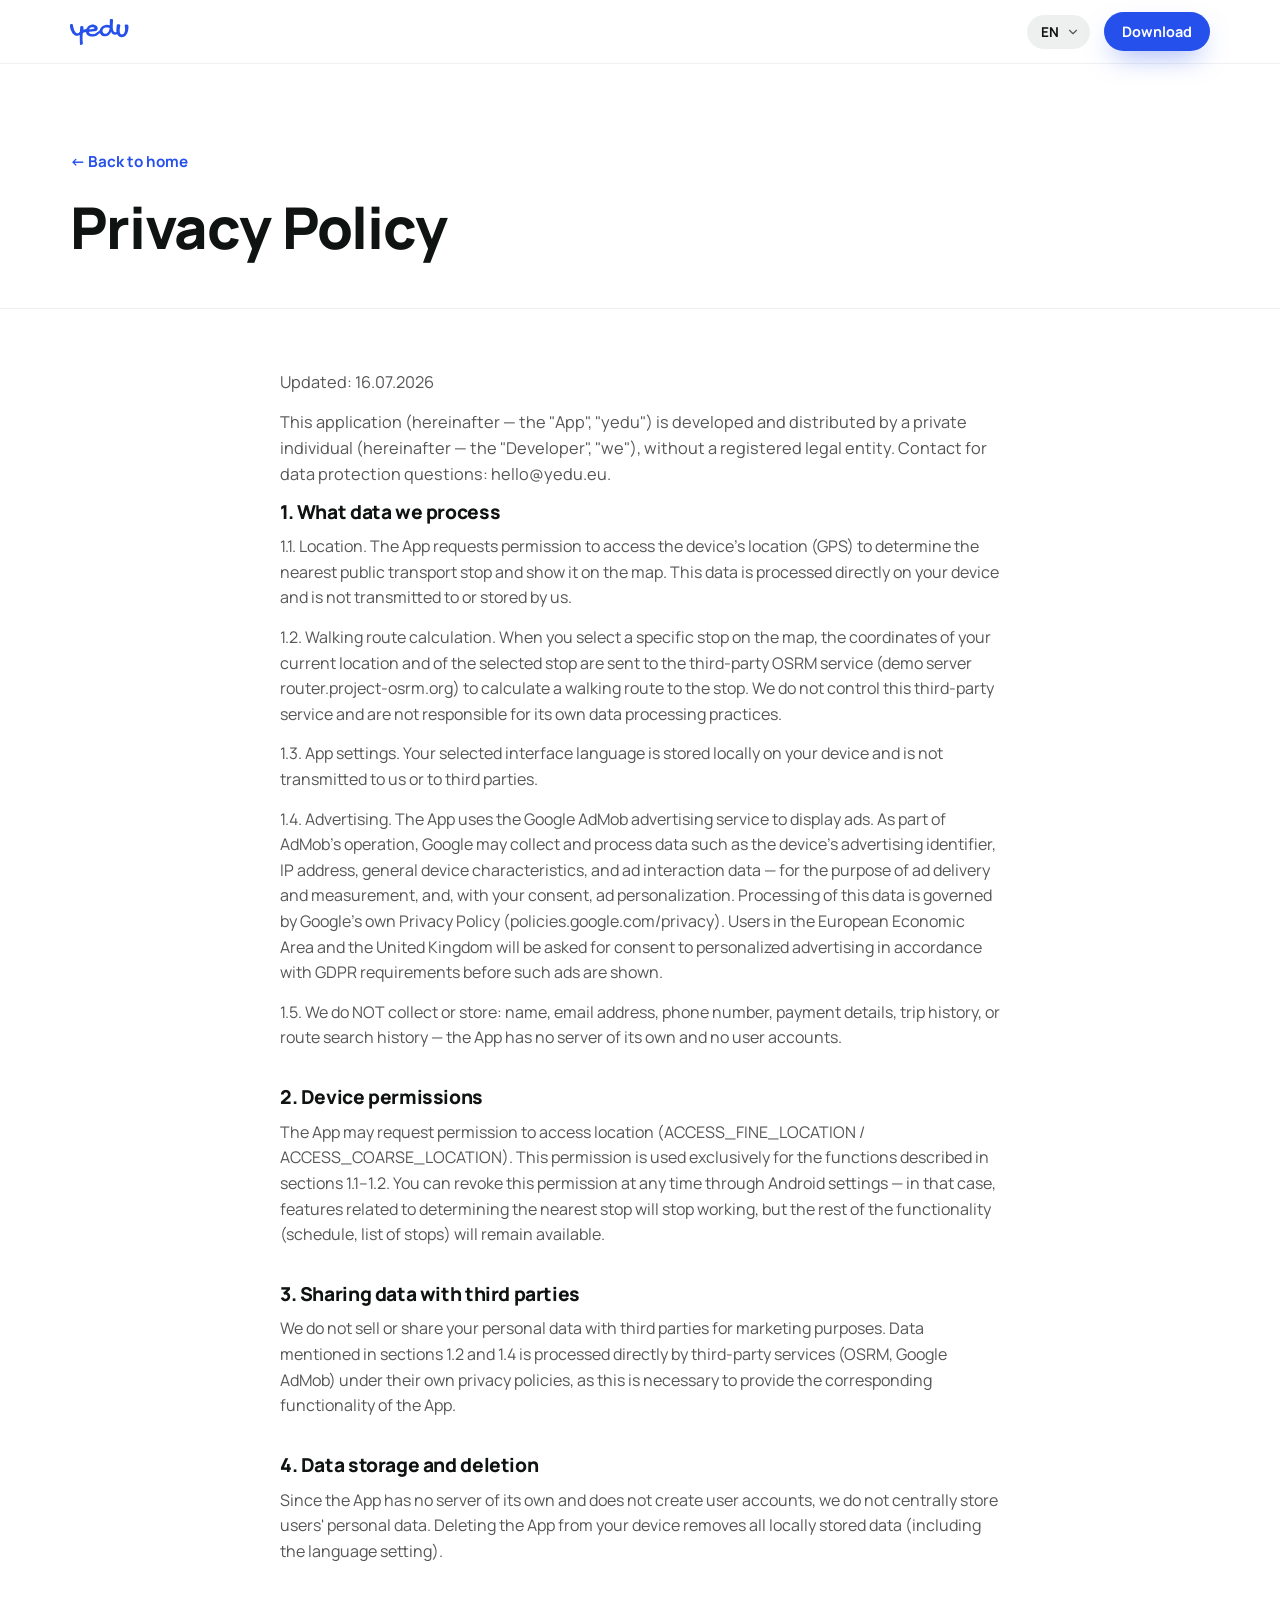
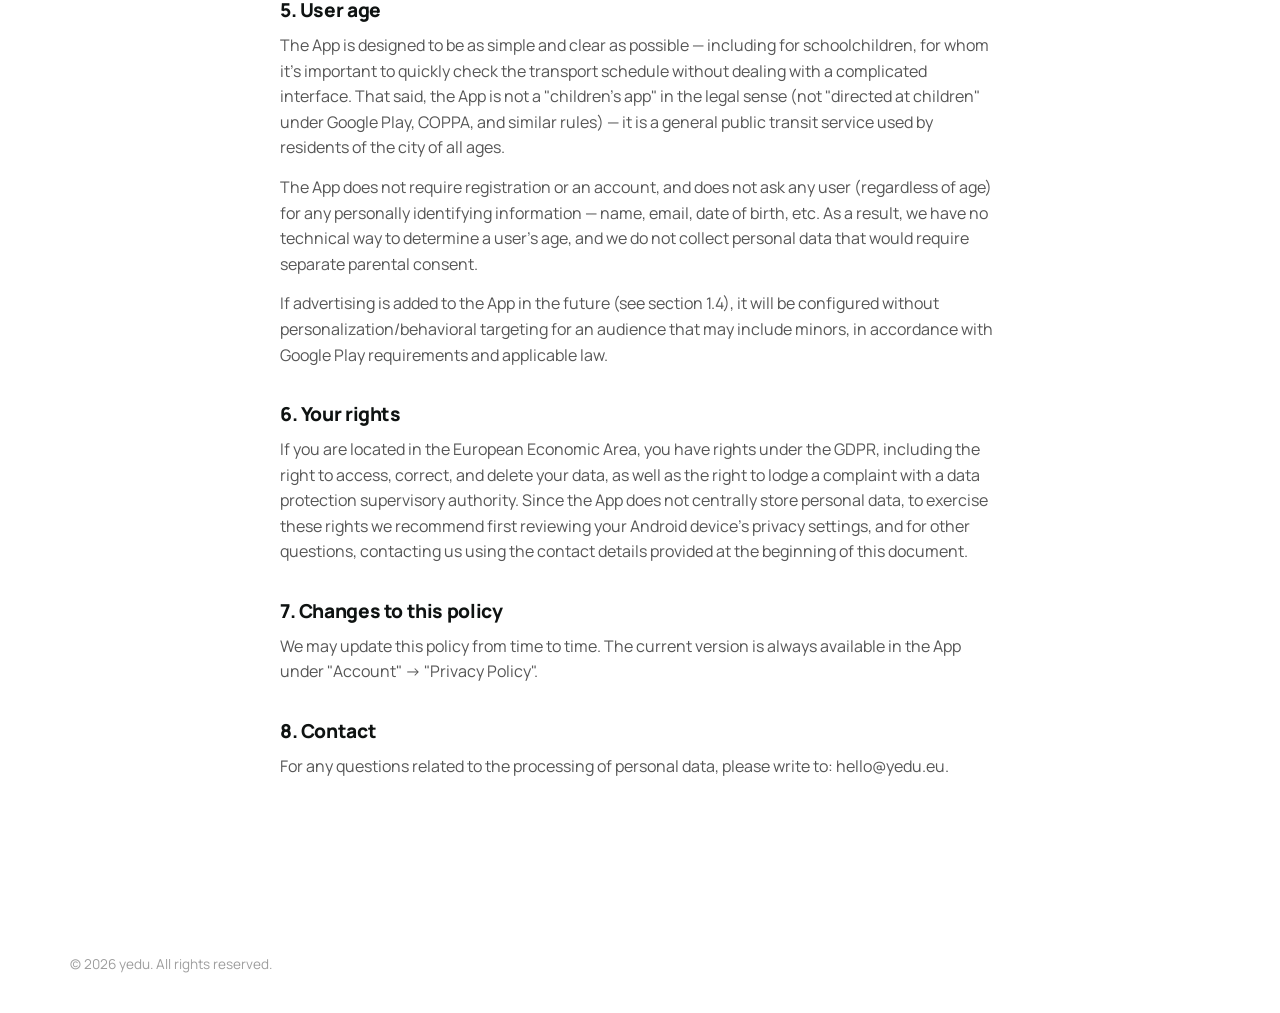
<file: privacy.html>
<!DOCTYPE html>
<html lang="en">
<head>
<meta charset="UTF-8">
<meta name="viewport" content="width=device-width, initial-scale=1.0">
<title data-i18n="privacyPage.title">Privacy Policy — yedu</title>
<meta name="description" content="Privacy Policy for the yedu app." data-i18n-content="privacyPage.description">
<link rel="icon" type="image/svg+xml" href="assets/favicon.svg">
<link rel="icon" type="image/png" sizes="32x32" href="assets/favicon-32.png">
<link rel="icon" type="image/png" sizes="16x16" href="assets/favicon-16.png">
<link rel="apple-touch-icon" href="assets/apple-touch-icon.png">
<link rel="preconnect" href="https://fonts.googleapis.com">
<link rel="preconnect" href="https://fonts.gstatic.com" crossorigin>
<link href="https://fonts.googleapis.com/css2?family=Manrope:wght@500;600;700;800&display=swap" rel="stylesheet">
<link rel="stylesheet" href="css/style.css">
</head>
<body>

<nav class="nav scrolled">
  <div class="container">
    <a href="index.html" class="logo">
      <svg class="logo-svg" viewBox="0 0 306 136" fill="none" xmlns="http://www.w3.org/2000/svg"><path d="M259.851 60.2639C259.851 66.7973 260.851 71.8437 262.85 75.403C264.849 78.9622 267.75 80.7419 271.553 80.7419C273.942 80.7419 276.136 80.0349 278.135 78.6209C280.183 77.207 281.938 75.2323 283.401 72.6969C284.864 70.1616 285.985 67.163 286.765 63.7012C287.594 60.1907 288.009 56.3877 288.009 52.2921C288.009 49.8054 287.911 47.6601 287.716 45.8561C287.521 44.0033 287.302 42.37 287.058 40.956C286.863 39.4933 286.668 38.2012 286.473 37.0798C286.278 35.9584 286.18 34.8858 286.18 33.8619C286.18 32.3016 286.838 31.1802 288.155 30.4976C289.471 29.7663 291.568 29.4006 294.445 29.4006C298.101 29.4006 300.929 30.2294 302.928 31.8872C304.976 33.5449 306 35.9584 306 39.1276C306 47.7576 305.147 55.51 303.44 62.3848C301.783 69.2596 299.369 75.1104 296.2 79.9374C293.079 84.7156 289.276 88.3967 284.791 90.9809C280.305 93.565 275.283 94.8571 269.725 94.8571C265.775 94.8571 262.119 94.0282 258.754 92.3705C255.439 90.7615 252.562 88.4943 250.124 85.5688C247.735 82.5946 245.858 79.0841 244.493 75.0373C243.128 70.9417 242.445 66.456 242.445 61.5803C242.445 59.7275 242.494 57.7529 242.591 55.6563C242.689 53.5598 242.835 51.3169 243.03 48.9278C243.225 46.49 243.469 43.8571 243.761 41.0292C244.103 38.2012 244.468 35.1295 244.859 31.8141C245.005 30.4001 245.663 29.2787 246.833 28.4498C248.052 27.5722 249.588 27.1334 251.441 27.1334C253.098 27.1334 254.659 27.304 256.121 27.6453C257.584 27.9866 258.827 28.4498 259.851 29.0349C260.924 29.62 261.753 30.3026 262.338 31.0827C262.972 31.8628 263.289 32.6917 263.289 33.5693C263.289 34.4469 263.094 35.8365 262.704 37.738C262.362 39.5908 261.972 41.7361 261.533 44.174C261.143 46.5631 260.753 49.1716 260.363 51.9995C260.022 54.7787 259.851 57.5335 259.851 60.2639Z" fill="currentColor"/><path d="M205.658 32.6917C205.853 32.7892 206.145 32.838 206.535 32.838C207.608 32.838 208.144 32.131 208.144 30.717V7.9718C208.144 5.09512 208.778 3.04732 210.046 1.82839C211.362 0.609465 213.532 0 216.555 0C219.627 0 221.796 0.633843 223.064 1.90153C224.332 3.16922 224.966 5.33891 224.966 8.41061C224.966 9.58078 224.892 11.3117 224.746 13.6033C224.6 15.8461 224.429 18.4058 224.234 21.2825C224.088 24.1592 223.942 27.2553 223.795 30.5707C223.649 33.8375 223.576 37.0798 223.576 40.2978C223.576 45.271 223.917 49.5617 224.6 53.1697C225.283 56.7777 226.258 59.7763 227.525 62.1654C228.793 64.5057 230.304 66.261 232.06 67.4312C233.815 68.5526 235.79 69.1133 237.984 69.1133C239.203 69.1133 240.3 68.967 241.275 68.6745C242.299 68.3332 243.493 68.1625 244.859 68.1625C245.834 68.1625 246.638 68.6745 247.272 69.6984C247.955 70.6735 248.296 71.8681 248.296 73.282C248.296 74.5497 247.906 75.7443 247.126 76.8657C246.394 77.9871 245.37 78.9622 244.054 79.7911C242.786 80.62 241.299 81.2782 239.593 81.7658C237.886 82.2046 236.107 82.424 234.254 82.424C230.256 82.424 226.599 81.2051 223.283 78.7672C219.968 76.2806 217.481 72.5019 215.824 67.4312C215.677 66.6511 215.434 66.261 215.092 66.261C214.702 66.261 214.385 66.6511 214.141 67.4312C212.825 70.9904 211.094 74.2084 208.949 77.0851C206.852 79.913 204.39 82.3509 201.562 84.3987C198.783 86.3977 195.711 87.9336 192.347 89.0062C189.032 90.0789 185.521 90.6152 181.815 90.6152C177.915 90.6152 174.331 89.957 171.065 88.6405C167.847 87.3728 165.067 85.5932 162.727 83.3016C160.387 80.9613 158.558 78.2309 157.242 75.1104C155.925 71.9412 155.267 68.5282 155.267 64.8714C155.267 60.1907 156.242 55.7782 158.193 51.6338C160.143 47.4895 162.776 43.8815 166.091 40.8098C169.456 37.6893 173.356 35.2271 177.793 33.423C182.23 31.619 186.959 30.717 191.981 30.717C194.029 30.717 196.199 30.8877 198.49 31.229C200.782 31.5215 203.171 32.0091 205.658 32.6917ZM184.668 77.4508C187.447 77.4508 189.909 76.8413 192.054 75.6224C194.249 74.4034 196.174 72.8676 197.832 71.0148C199.539 69.1133 200.977 67.0411 202.147 64.7983C203.317 62.5067 204.268 60.2882 205 58.1429C205.731 55.9976 206.267 54.0717 206.609 52.3652C206.95 50.6587 207.12 49.4398 207.12 48.7084C207.12 48.1721 206.974 47.7089 206.682 47.3188C206.389 46.88 205.95 46.5387 205.365 46.2949C204.049 45.9536 202.684 45.6611 201.27 45.4173C199.856 45.1248 198.466 44.881 197.101 44.6859C195.736 44.4909 194.419 44.3446 193.152 44.2471C191.933 44.1496 190.811 44.1009 189.787 44.1009C186.862 44.1009 184.205 44.5397 181.815 45.4173C179.426 46.2949 177.379 47.5382 175.672 49.1472C174.014 50.7562 172.722 52.6821 171.796 54.925C170.87 57.119 170.406 59.5325 170.406 62.1654C170.406 64.5057 170.748 66.6267 171.43 68.5282C172.162 70.381 173.137 71.9656 174.356 73.282C175.623 74.5985 177.135 75.6224 178.89 76.3537C180.645 77.0851 182.571 77.4508 184.668 77.4508Z" fill="currentColor"/><path d="M156.569 58.9035C157.983 57.6846 159.373 57.0751 160.738 57.0751C161.518 57.0751 162.225 57.2702 162.859 57.6602C163.493 58.0503 164.2 58.6598 164.98 59.4886C165.711 60.61 166.223 61.5364 166.515 62.2678C166.857 62.9504 167.027 63.633 167.027 64.3156C167.027 65.7783 166.296 67.1679 164.833 68.4843C162.493 70.4346 144.979 83.4235 142.249 84.9837C139.519 86.4952 136.666 87.7873 133.692 88.8599C130.718 89.9326 127.646 90.7371 124.477 91.2734C121.308 91.8585 118.163 92.1511 115.043 92.1511C111.093 92.1511 107.388 91.6391 103.926 90.6152C100.464 89.6401 97.3681 88.2261 94.6377 86.3733C91.956 84.5206 89.6888 82.3021 87.836 79.718C85.9833 77.0851 84.6668 74.1353 83.8867 70.8685C83.4479 69.5033 83.0335 68.6257 82.6434 68.2357C82.3021 67.7968 81.717 67.5774 80.8881 67.5774C79.0841 67.5774 77.6946 67.1386 76.7194 66.261C75.7443 65.3834 75.2567 64.1157 75.2567 62.4579C75.2567 61.7753 75.3054 61.3365 75.403 61.1415L75.5492 59.6788C75.793 57.9235 76.2562 56.6558 76.9388 55.8757C77.6702 55.0956 78.7916 54.7055 80.3031 54.7055H81.4001C83.4479 54.7055 84.8862 53.7548 85.7151 51.8533C87.2266 48.489 89.1525 45.4173 91.4928 42.6381C93.8332 39.859 96.4661 37.4943 99.3915 35.544C102.317 33.5449 105.437 32.0091 108.753 30.9364C112.117 29.815 115.53 29.2543 118.992 29.2543C122.6 29.2543 125.964 29.7906 129.085 30.8633C132.254 31.8872 135.009 33.3255 137.349 35.1783C139.689 37.0311 141.518 39.2008 142.834 41.6874C144.199 44.174 144.882 46.8556 144.882 49.7323C144.882 51.7314 144.492 53.5598 143.712 55.2175C142.932 56.8752 141.81 58.338 140.348 59.6056C138.885 60.8246 137.105 61.8241 135.009 62.6042C132.961 63.3843 130.62 63.8963 127.988 64.1401L102.609 66.6998C101.634 66.6998 100.83 66.9436 100.196 67.4312C99.6109 67.9187 99.3184 68.577 99.3184 69.4058C99.3184 70.6735 99.7815 71.8924 100.708 73.0626C101.683 74.2328 102.951 75.2811 104.511 76.2075C106.12 77.0851 107.948 77.7921 109.996 78.3284C112.093 78.8647 114.238 79.1329 116.432 79.1329C118.529 79.1329 120.674 78.9379 122.868 78.5478C125.111 78.109 127.305 77.4995 129.45 76.7194C131.644 75.9393 133.765 75.0129 135.813 73.9402C137.861 72.8188 154.765 60.3175 156.569 58.9035ZM125.282 51.2682C126.013 51.1219 126.647 50.7806 127.183 50.2443C127.719 49.6592 127.988 48.9522 127.988 48.1233C127.988 47.392 127.719 46.7094 127.183 46.0755C126.647 45.4417 125.915 44.881 124.989 44.3934C124.063 43.8571 122.99 43.4426 121.771 43.1501C120.552 42.8576 119.26 42.7113 117.895 42.7113C115.896 42.7113 113.848 43.0038 111.751 43.5889C109.655 44.174 107.753 44.9541 106.047 45.9293C104.34 46.8556 102.951 47.9039 101.878 49.0741C100.805 50.1955 100.269 51.3169 100.269 52.4383C100.269 53.5598 100.952 54.1205 102.317 54.1205C103.146 54.1205 104.487 54.0229 106.339 53.8279C108.192 53.6329 110.24 53.4135 112.483 53.1697C114.726 52.8772 116.993 52.5602 119.284 52.2189C121.576 51.8776 123.575 51.5607 125.282 51.2682Z" fill="currentColor"/><path d="M36.1291 88.1286C33.2036 88.1286 30.2782 87.4216 27.3528 86.0076C24.4273 84.5449 21.6238 82.5703 18.9422 80.0837C16.2605 77.597 13.7739 74.6716 11.4823 71.3074C9.19073 67.8944 7.19168 64.2376 5.48518 60.337C3.77868 56.3877 2.43786 52.2677 1.46272 47.9771C0.487572 43.6864 0 39.3958 0 35.1052C0 31.7897 0.6826 29.425 2.0478 28.011C3.413 26.5483 5.63145 25.8169 8.70315 25.8169C12.555 25.8169 14.7003 27.4015 15.1391 30.5707C16.0167 37.2992 17.2357 43.3695 18.7959 48.7815C20.3561 54.1936 22.1845 58.8011 24.2811 62.6042C26.4264 66.4073 28.7911 69.3327 31.3752 71.3805C34.0081 73.4283 36.7873 74.4522 39.7127 74.4522C41.8093 74.4522 43.7839 73.9402 45.6367 72.9163C47.4895 71.8437 49.0985 70.3566 50.4637 68.4551C50.9512 67.7237 51.2682 67.0167 51.4144 66.3341C51.6095 65.6515 51.7557 64.8714 51.8533 63.9938C52.097 60.532 52.3652 57.1434 52.6577 53.8279C52.999 50.4637 53.316 47.0994 53.6085 43.7352C53.706 42.2725 53.9011 41.0779 54.1936 40.1515C54.4861 39.2251 54.925 38.4938 55.51 37.9575C56.0951 37.4211 56.8509 37.0554 57.7772 36.8604C58.7524 36.6654 59.9713 36.5679 61.434 36.5679C63.0918 36.5679 64.5057 36.8117 65.6759 37.2992C66.8461 37.738 67.7968 38.4938 68.5282 39.5664C69.2596 40.5903 69.7715 41.9555 70.0641 43.662C70.4054 45.3198 70.576 47.392 70.576 49.8786C70.576 52.0239 70.4054 53.9011 70.0641 55.51C69.7715 57.0703 69.4058 58.5574 68.967 59.9713C68.577 61.3365 68.1869 62.7017 67.7968 64.0669C67.4555 65.3834 67.2361 66.8461 67.1386 68.4551C66.8948 72.5019 66.6754 76.0124 66.4804 78.9866C66.2854 81.912 66.1147 84.423 65.9685 86.5196C65.8709 88.6162 65.7734 90.4202 65.6759 91.9316C65.6272 93.4431 65.5784 94.7839 65.5296 95.9541C65.4809 97.173 65.4565 98.3188 65.4565 99.3915C65.4565 100.464 65.4565 101.634 65.4565 102.902C65.4565 105.194 65.554 107.68 65.749 110.362C65.9441 113.092 66.1391 115.701 66.3341 118.187C66.5779 120.674 66.7973 122.868 66.9924 124.77C67.1874 126.671 67.2849 127.988 67.2849 128.719C67.2849 129.645 66.9924 130.523 66.4073 131.352C65.8222 132.181 65.0421 132.912 64.0669 133.546C63.0918 134.18 61.946 134.667 60.6295 135.009C59.3131 135.399 57.9235 135.594 56.4608 135.594C55.1931 135.594 54.1692 135.155 53.3891 134.277C52.6577 133.448 52.2433 132.327 52.1458 130.913C51.9995 129.06 51.8776 126.793 51.7801 124.111C51.6826 121.478 51.5851 118.651 51.4876 115.628C51.3901 112.653 51.3169 109.606 51.2682 106.486C51.2682 103.414 51.2438 100.537 51.195 97.8556C51.1463 95.2228 51.1219 92.9068 51.1219 90.9077C51.1219 88.9087 51.1219 87.4704 51.1219 86.5927C51.1219 85.7151 51.0244 85.1056 50.8293 84.7643C50.6343 84.3743 50.2686 84.1793 49.7323 84.1793C49.4398 84.1793 49.0497 84.2768 48.5621 84.4718C48.0746 84.6181 47.5139 84.8862 46.88 85.2763C45.1735 86.3002 43.4426 87.0315 41.6874 87.4704C39.9321 87.9092 38.0793 88.1286 36.1291 88.1286Z" fill="currentColor"/><path d="M52.012 67.9547C56.4889 63.3333 68.6476 53.2393 86.464 54.3083C90.1798 54.5313 93.011 57.724 92.7881 61.4398C92.5651 65.1556 89.3724 67.9875 85.6566 67.7646C73.5166 67.0362 64.9554 73.9674 61.6937 77.3344C59.1037 80.0077 54.8369 80.0755 52.1633 77.4858C49.4897 74.8957 49.4219 70.6284 52.012 67.9547Z" fill="currentColor"/></svg>
    </a>
    <div class="nav-right">
      <select class="lang-switch" aria-label="Language">
        <option value="en">EN</option>
        <option value="lv">LV</option>
        <option value="ru">RU</option>
        <option value="uk">UK</option>
        <option value="pl">PL</option>
      </select>
      <a href="index.html#download" class="btn btn-accent btn-small" data-i18n="nav.download">Download</a>
    </div>
  </div>
</nav>

<header class="policy-header">
  <div class="container">
    <a href="index.html" class="back-link" data-i18n="privacyPage.backLink">← Back to home</a>
    <h1 data-i18n="privacyPage.h1">Privacy Policy</h1>
  </div>
</header>

<div class="container policy-content">
  <!-- Populated by js/i18n.js (renderPolicy) from js/i18n-data.js for the active language. -->
</div>

<footer>
  <div class="container">
    <div class="footer-bottom">
      <span data-i18n="footer.copyright">© 2026 yedu. All rights reserved.</span>
    </div>
  </div>
</footer>

<script src="js/i18n-data.js"></script>
<script src="js/i18n.js"></script>
</body>
</html>
</file>
<file: css/style.css>
/* ===== yedu — landing page styles ===== */

:root {
  /* Brand palette — matches src/theme/tokens.js in the app */
  --accent: #2550EB;
  --accent-deep: #1C45E6;
  --accent-pink: #FF383C;
  --black: #0F1312;
  --grey100: #565656;
  --grey75: #9E9E9E;
  --grey50: #EEF0EF;
  --white: #FFFFFF;
  --light-tint: #EDF0FF;

  --radius-sm: 8px;
  --radius-md: 12px;
  --radius-lg: 20px;
  --radius-xl: 24px;
  --radius-2xl: 40px;
  --radius-pill: 999px;

  --edge: 20px;
  --max-width: 1180px;

  --shadow-card: 0 20px 40px -12px rgba(15, 19, 18, 0.18);
  --shadow-soft: 0 8px 24px -8px rgba(15, 19, 18, 0.12);

  --font: 'Manrope', -apple-system, BlinkMacSystemFont, 'Segoe UI', Roboto, sans-serif;
}

* { box-sizing: border-box; }
html { scroll-behavior: smooth; }

body {
  margin: 0;
  font-family: var(--font);
  color: var(--black);
  background: var(--white);
  overflow-x: hidden;
  -webkit-font-smoothing: antialiased;
}

img, svg { max-width: 100%; display: block; }

a { color: inherit; text-decoration: none; }

.container {
  max-width: var(--max-width);
  margin: 0 auto;
  padding: 0 var(--edge);
}

section { position: relative; }

/* ---------- Typography ---------- */

h1, h2, h3 {
  margin: 0;
  font-weight: 800;
  letter-spacing: -0.02em;
  line-height: 1.08;
}

h1 { font-size: clamp(2.1rem, 6vw, 3.6rem); }
h2 { font-size: clamp(1.7rem, 4.2vw, 2.6rem); }
h3 { font-size: 1.25rem; }

p { margin: 0; line-height: 1.6; color: var(--grey100); }

.eyebrow {
  display: inline-flex;
  align-items: center;
  gap: 8px;
  font-size: 0.8rem;
  font-weight: 700;
  letter-spacing: 0.06em;
  text-transform: uppercase;
  color: var(--accent);
  background: rgba(37, 80, 235, 0.08);
  padding: 8px 16px;
  border-radius: var(--radius-pill);
}

/* ---------- Buttons ---------- */

.btn {
  display: inline-flex;
  align-items: center;
  justify-content: center;
  gap: 10px;
  padding: 16px 28px;
  border-radius: var(--radius-pill);
  font-weight: 700;
  font-size: 1rem;
  border: none;
  cursor: pointer;
  transition: transform 0.2s ease, box-shadow 0.2s ease, background 0.2s ease;
  white-space: nowrap;
}

.btn-primary {
  background: var(--black);
  color: var(--white);
  box-shadow: var(--shadow-soft);
}
.btn-primary:hover { transform: translateY(-2px); box-shadow: var(--shadow-card); }

.btn-accent {
  background: var(--accent);
  color: var(--white);
  box-shadow: 0 12px 28px -10px rgba(37, 80, 235, 0.55);
}
.btn-accent:hover { transform: translateY(-2px); background: var(--accent-deep); }

.btn-ghost {
  background: transparent;
  color: var(--black);
  border: 1.5px solid var(--grey50);
}
.btn-ghost:hover { border-color: var(--grey75); }

.btn-small { padding: 10px 18px; font-size: 0.9rem; }

/* ---------- Nav ---------- */

.nav {
  position: fixed;
  top: 0; left: 0; right: 0;
  z-index: 100;
  padding: 18px 0;
  transition: background 0.3s ease, box-shadow 0.3s ease, padding 0.3s ease;
}
.nav.scrolled {
  background: rgba(255, 255, 255, 0.85);
  backdrop-filter: blur(12px);
  -webkit-backdrop-filter: blur(12px);
  box-shadow: 0 1px 0 rgba(15, 19, 18, 0.06);
  padding: 12px 0;
}
.nav .container {
  display: flex;
  align-items: center;
  justify-content: space-between;
}
.logo { display: flex; align-items: center; }
.logo-svg { height: 26px; width: auto; color: var(--accent); }

.nav-right { display: flex; align-items: center; gap: 14px; }

.lang-switch {
  appearance: none;
  -webkit-appearance: none;
  background: var(--grey50);
  color: var(--black);
  border: none;
  border-radius: var(--radius-pill);
  padding: 8px 30px 8px 14px;
  font-family: var(--font);
  font-weight: 700;
  font-size: 0.85rem;
  cursor: pointer;
  background-image: url("data:image/svg+xml,%3Csvg xmlns='http://www.w3.org/2000/svg' viewBox='0 0 24 24' fill='none' stroke='%23565656' stroke-width='2' stroke-linecap='round' stroke-linejoin='round'%3E%3Cpath d='M6 9l6 6 6-6'/%3E%3C/svg%3E");
  background-repeat: no-repeat;
  background-position: right 10px center;
  background-size: 14px;
}
.lang-switch:hover { background-color: var(--white); box-shadow: 0 0 0 1.5px var(--grey50) inset; }
.lang-switch:focus-visible { outline: 2px solid var(--accent); outline-offset: 2px; }

/* ---------- Hero ---------- */
/* Two rounded panels side by side (image + solid color), à la cabify.com's split hero. */

.hero {
  padding: 110px var(--edge) 0;
}

.hero-grid {
  max-width: var(--max-width);
  margin: 0 auto;
  display: grid;
  grid-template-columns: 1fr;
  gap: 16px;
}

.hero-panel {
  border-radius: var(--radius-2xl);
  overflow: hidden;
  position: relative;
  min-height: 420px;
  display: flex;
}

.hero-panel-image {
  background: var(--light-tint);
}
.hero-photo {
  position: absolute;
  inset: -6% 0;
  width: 100%;
  height: 112%;
  object-fit: cover;
  will-change: transform;
}

.hero-panel-color {
  background: linear-gradient(135deg, var(--accent-deep), var(--accent));
  color: var(--white);
  flex-direction: column;
  justify-content: center;
  padding: 48px 36px;
}
.hero-panel-color h1 { color: var(--white); margin-bottom: 18px; }
.hero-panel-color p.lead {
  color: rgba(255, 255, 255, 0.86);
  font-size: 1.1rem;
  margin-bottom: 32px;
  max-width: 440px;
}
.hero-ctas { display: flex; flex-direction: column; align-items: flex-start; gap: 12px; margin-bottom: 22px; }
.hero-note {
  font-size: 0.85rem;
  color: rgba(255, 255, 255, 0.7);
}

.chip-link {
  display: inline-flex;
  align-items: center;
  gap: 6px;
  font-weight: 700;
  font-size: 0.95rem;
  color: var(--white);
}
.chip-link svg { width: 14px; height: 14px; }
.chip-link.on-light { color: var(--accent); }

/* ---------- Generic image placeholder ---------- */

.placeholder-img {
  display: flex;
  flex-direction: column;
  align-items: center;
  justify-content: center;
  gap: 10px;
  width: 100%;
  height: 100%;
  min-height: 220px;
  background: var(--grey50);
  border: 1.5px dashed var(--grey75);
  border-radius: var(--radius-lg);
  color: var(--grey75);
  font-size: 0.85rem;
  font-weight: 600;
  text-align: center;
  padding: 20px;
}
.placeholder-img svg { width: 32px; height: 32px; opacity: 0.6; }

/* ---------- Stats bar ---------- */

.stats {
  padding: 40px 0;
}
.stats .container {
  display: grid;
  grid-template-columns: repeat(2, 1fr);
  gap: 32px;
}
.stat-num {
  font-size: clamp(1.8rem, 4vw, 2.4rem);
  font-weight: 800;
  color: var(--accent);
  letter-spacing: -0.02em;
}
.stat-label {
  font-size: 0.9rem;
  color: var(--grey100);
  margin-top: 4px;
}

.reveal {
  opacity: 0;
  transform: translateY(28px);
  transition: opacity 0.7s ease, transform 0.7s ease;
}
.reveal.is-visible { opacity: 1; transform: translateY(0); }

/* ---------- Why yedu — tinted section: one visual + icon list, cabify's "¿Por qué elegir…" ---------- */

.why {
  padding: 110px 0;
  background: var(--light-tint);
  border-radius: var(--radius-2xl);
  margin: 0 var(--edge);
}
.why .container { max-width: calc(var(--max-width) - 40px); }
.why-grid {
  display: grid;
  grid-template-columns: 1fr;
  gap: 48px;
  align-items: center;
}
.why-visual { aspect-ratio: 4 / 3; }
.why-photo {
  width: 100%;
  height: 100%;
  object-fit: cover;
  border-radius: var(--radius-lg);
}
.why-copy .eyebrow { margin-bottom: 24px; }

.why-list { display: flex; flex-direction: column; gap: 28px; margin-bottom: 36px; }
.why-item { display: flex; gap: 16px; align-items: flex-start; }
.why-icon {
  flex-shrink: 0;
  width: 44px; height: 44px;
  border-radius: var(--radius-md);
  background: var(--white);
  display: flex;
  align-items: center;
  justify-content: center;
  box-shadow: var(--shadow-soft);
}
.why-icon svg { width: 22px; height: 22px; color: var(--accent); }
.why-item h3 { margin-bottom: 6px; font-size: 1.05rem; }
.why-item p { font-size: 0.95rem; }

.store-badges { display: flex; flex-wrap: wrap; gap: 12px; }
.store-badge {
  display: flex;
  align-items: center;
  gap: 10px;
  background: var(--black);
  color: var(--white);
  padding: 10px 18px;
  border-radius: var(--radius-md);
  font-size: 0.85rem;
}
.store-badge svg { width: 20px; height: 20px; }
.store-badge strong { display: block; font-size: 0.95rem; }
.store-badge.disabled { background: var(--grey50); color: var(--grey75); }

/* ---------- Single feature callout — cabify's "Un nuevo concepto…" ---------- */

.feature-single {
  padding: 110px 0;
}
.feature-row {
  display: grid;
  grid-template-columns: 1fr;
  gap: 40px;
  align-items: center;
}
.feature-copy .eyebrow { margin-bottom: 16px; }
.feature-copy h2 { margin-bottom: 16px; }
.feature-copy p { font-size: 1.05rem; margin-bottom: 20px; }
.feature-visual { aspect-ratio: 4 / 3; }
.feature-photo {
  width: 100%;
  height: 100%;
  object-fit: cover;
  border-radius: var(--radius-lg);
}

/* ---------- Security-style split section — cabify's "Tu seguridad, nuestro compromiso" ---------- */

.security { padding: 40px 0 110px; }
.security-head {
  display: grid;
  grid-template-columns: 1fr;
  gap: 24px;
  margin-bottom: 48px;
}
.security-head p { font-size: 1.05rem; }

.steps {
  display: grid;
  grid-template-columns: 1fr;
  gap: 24px;
}
.step {
  background: var(--white);
  border: 1px solid var(--grey50);
  border-radius: var(--radius-lg);
  padding: 32px 26px;
}
.step-num {
  width: 40px; height: 40px;
  border-radius: 50%;
  background: var(--light-tint);
  color: var(--accent);
  display: flex;
  align-items: center;
  justify-content: center;
  font-weight: 800;
  margin-bottom: 20px;
}
.step h3 { margin-bottom: 10px; }

/* ---------- CTA + footer — merged into one continuous color block, cabify-style ---------- */

.cta-footer {
  margin: 0 var(--edge);
  border-radius: var(--radius-2xl) var(--radius-2xl) 0 0;
  background: linear-gradient(180deg, var(--accent-deep), var(--accent));
  color: var(--white);
  overflow: hidden;
}

.cta-banner {
  padding: 100px var(--edge) 70px;
  text-align: center;
}
.cta-banner .eyebrow {
  background: rgba(255, 255, 255, 0.14);
  color: var(--white);
  margin-bottom: 20px;
}
.cta-banner h2 { color: var(--white); margin-bottom: 28px; max-width: 620px; margin-left: auto; margin-right: auto; }
.cta-banner .btn-primary { background: var(--black); color: var(--white); }
.cta-banner .btn-primary:hover { background: #000; }

/* ---------- Footer ---------- */
/* Base styling assumes a plain light page (used standalone on privacy.html); the .cta-footer
   variant below overrides it for the dark banner it's merged with on the landing page. */

footer { padding: 40px 0; }
.footer-top {
  display: flex;
  flex-direction: column;
  gap: 32px;
  padding-bottom: 40px;
  border-bottom: 1px solid var(--grey50);
  margin-bottom: 24px;
}
.footer-brand .logo { margin-bottom: 12px; }
.footer-brand p { max-width: 320px; }
.footer-links {
  display: flex;
  flex-wrap: wrap;
  gap: 24px;
  font-weight: 600;
  font-size: 0.95rem;
}
.footer-links a { color: var(--grey100); }
.footer-links a:hover { color: var(--accent); }
.footer-bottom {
  display: flex;
  flex-direction: column;
  gap: 8px;
  font-size: 0.85rem;
  color: var(--grey75);
}

.cta-footer footer { padding: 0 0 40px; }
.cta-footer .footer-top {
  padding: 48px 0 40px;
  border-bottom: none;
  border-top: 1px solid rgba(255, 255, 255, 0.16);
}
.cta-footer .logo-svg { color: var(--white); }
.cta-footer .footer-brand p { color: rgba(255, 255, 255, 0.7); }
.cta-footer .footer-links a { color: rgba(255, 255, 255, 0.85); }
.cta-footer .footer-links a:hover { color: var(--white); }
.cta-footer .footer-bottom { color: rgba(255, 255, 255, 0.55); }

/* ---------- Privacy policy page ---------- */

.policy-header {
  padding: 150px 0 50px;
  border-bottom: 1px solid var(--grey50);
}
.policy-header .back-link {
  display: inline-flex;
  align-items: center;
  gap: 8px;
  color: var(--accent);
  font-weight: 700;
  margin-bottom: 24px;
  font-size: 0.95rem;
}
.policy-content {
  padding: 60px var(--edge) 100px;
  max-width: 760px;
  margin: 0 auto;
}
.policy-content section { margin-bottom: 36px; }
.policy-content h2 {
  font-size: 1.2rem;
  margin-bottom: 12px;
}
.policy-content p {
  color: var(--grey100);
  margin-bottom: 14px;
  white-space: pre-line;
}
.policy-content p:last-child { margin-bottom: 0; }
.policy-intro { color: var(--grey100); margin-bottom: 40px; font-size: 1.02rem; }

/* ---------- Responsive ---------- */

@media (min-width: 720px) {
  .stats .container { grid-template-columns: repeat(4, 1fr); }
  .steps { grid-template-columns: repeat(3, 1fr); }
}

@media (min-width: 960px) {
  .hero-grid { grid-template-columns: 1fr 1fr; gap: 20px; }
  .hero-panel { min-height: 540px; }

  .why-grid { grid-template-columns: 0.9fr 1.1fr; gap: 72px; }

  .feature-row {
    grid-template-columns: 1fr 1fr;
    gap: 80px;
  }
  .feature-row.reverse .feature-copy { order: 2; }
  .feature-row.reverse .feature-visual { order: 1; }

  .security-head { grid-template-columns: 1fr 1fr; align-items: end; }
}

@media (prefers-reduced-motion: reduce) {
  html { scroll-behavior: auto; }
  .reveal { opacity: 1; transform: none; transition: none; }
  .phone-frame { transform: none !important; }
}
</file>
